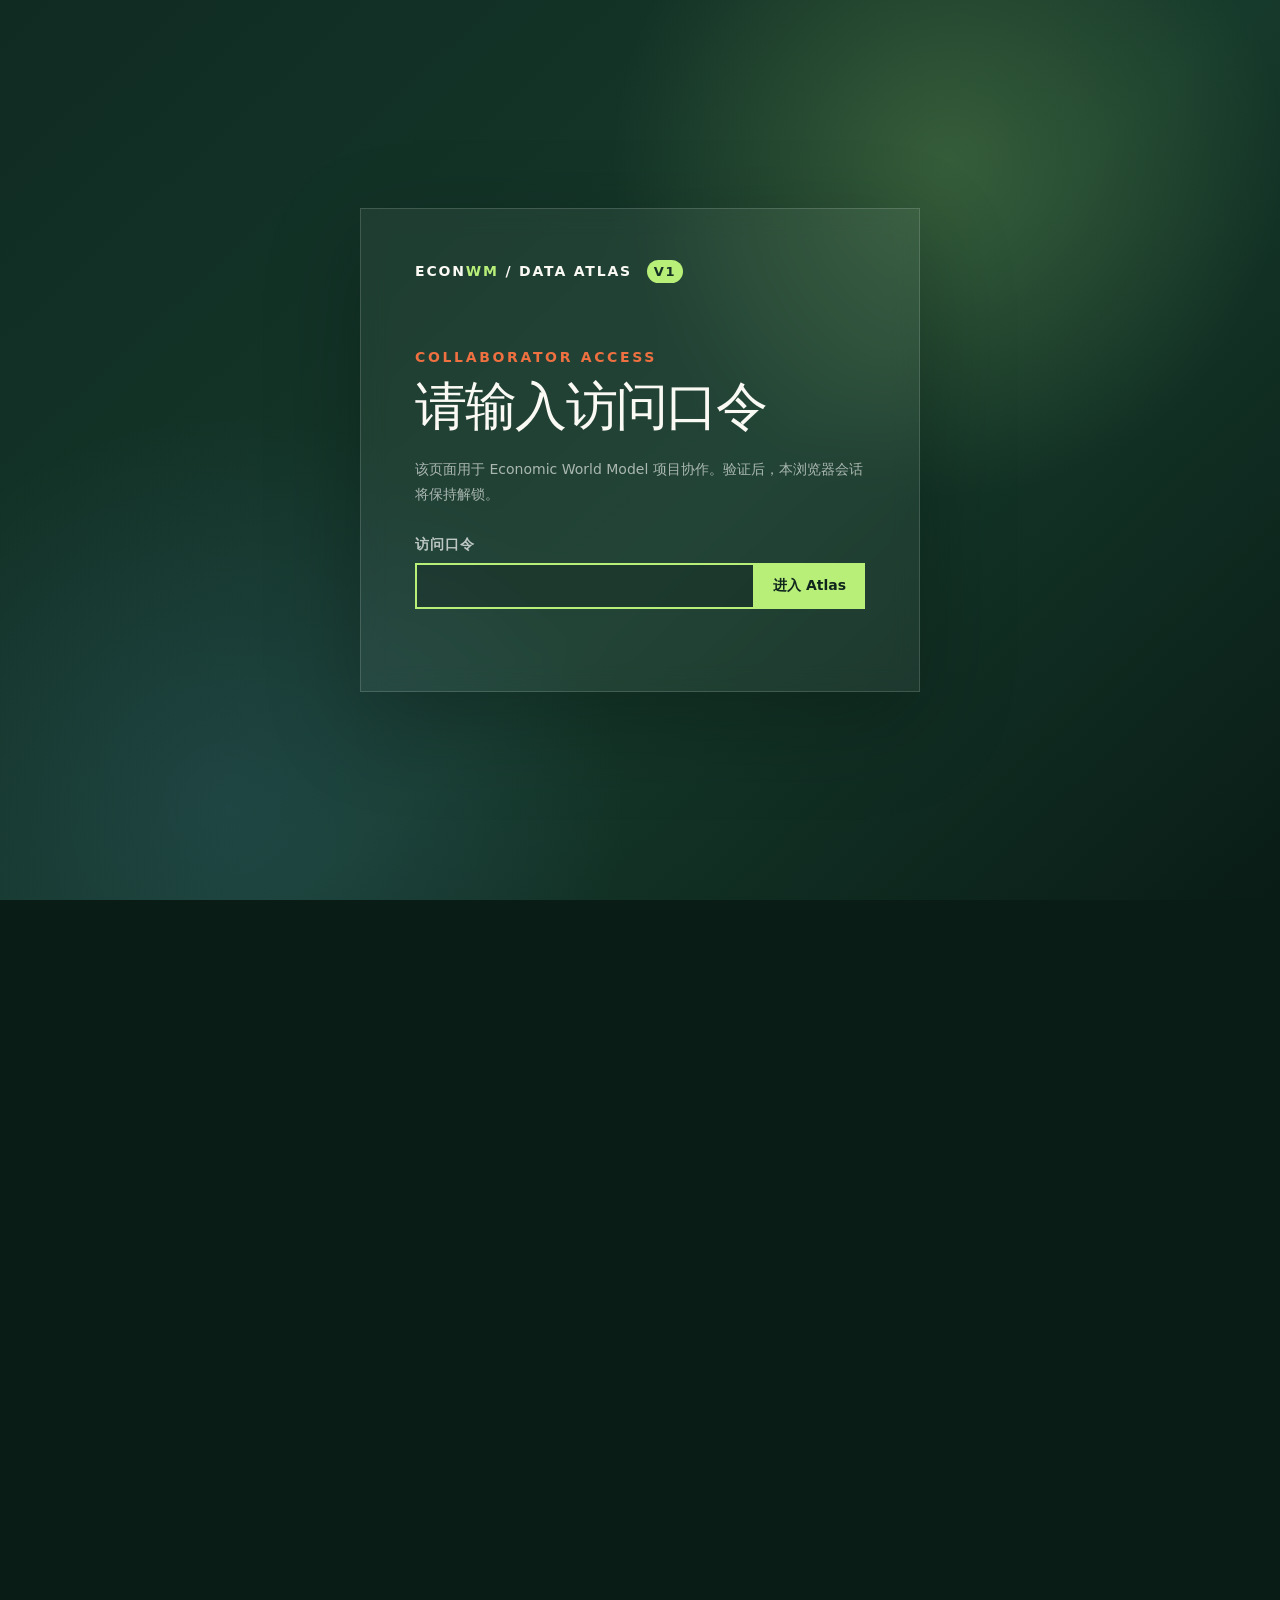
<file: index.html>
<!doctype html>
<html lang="zh-CN">
<head>
  <meta charset="utf-8">
  <meta name="viewport" content="width=device-width, initial-scale=1">
  <meta name="description" content="从 Polymarket 可信成交重建多尺度市场信念轨迹，并形成面向单事件预测、跨事件检索与关系验证的统一实验数据基础。">
  <title>Polymarket Data Atlas v1</title>
  <script>document.documentElement.classList.add("atlas-locked");</script>
  <link rel="stylesheet" href="assets/styles.css?v=prompt-contrast-20260909">
</head>
<body>
  <section class="access-gate" id="access-gate" role="dialog" aria-modal="true" aria-labelledby="access-title">
    <div class="access-card">
      <p class="access-brand">ECON<span>WM</span> / DATA ATLAS <b>V1</b></p>
      <p class="access-kicker">COLLABORATOR ACCESS</p>
      <h1 id="access-title">请输入访问口令</h1>
      <p class="access-copy">该页面用于 Economic World Model 项目协作。验证后，本浏览器会话将保持解锁。</p>
      <form id="access-form">
        <label for="access-password">访问口令</label>
        <div class="access-input-row">
          <input id="access-password" name="password" type="password" autocomplete="current-password" required autofocus>
          <button type="submit">进入 Atlas</button>
        </div>
        <p class="access-error" id="access-error" role="status" aria-live="polite"></p>
      </form>
    </div>
  </section>

  <div id="atlas-content" inert aria-hidden="true">
  <header class="hero" id="top">
    <nav class="nav shell" aria-label="页面导航">
      <a class="brand" href="#top">ECON<span>WM</span> / DATA ATLAS <b>V1</b></a>
      <div class="nav-links">
        <a href="#scale">Q1 规模</a>
        <a href="#schema">Q2 结构</a>
        <a href="#activity-features">成交活动</a>
        <a href="#distribution">Q3 分布</a>
        <a href="#cases">Q4 案例</a>
        <a href="#research-baselines">研究 Baseline</a>
        <a href="graph/">图结构</a>
        <a href="#samples">Q5 样本</a>
      </div>
    </nav>

    <div class="hero-grid shell">
      <div class="hero-main">
        <p class="eyebrow">ECONOMIC WORLD MODEL · POLYMARKET DATA ATLAS</p>
        <h1>从市场信念，<br><em>到世界模型数据。</em></h1>
        <p class="hero-copy">我们从 763,126,566（约 7.63 亿）笔可信成交中重建 379,711（约 37.97 万）个事件、897,580（约 89.76 万）个市场命题的多尺度概率轨迹，并将其物化为统一的“历史信息—预测目标”样本，为单事件预测、跨事件检索与预测性关系验证建立数据和评估基础。</p>
        <div class="hero-actions">
          <a class="button primary" href="#questions">探索数据与实验接口</a>
          <a class="button secondary" href="data/atlas.json">机器可读数据</a>
          <a class="text-link" href="#boundary">查看当前研究边界 ↓</a>
        </div>
        <div class="hero-facts" aria-label="核心事实">
          <span><b id="hero-events">—</b> events</span>
          <span><b id="hero-markets">—</b> traded markets</span>
          <span><b id="hero-span">—</b> years</span>
        </div>
      </div>

      <aside class="status-panel">
        <div class="panel-head">
          <span>RESEARCH READINESS</span>
          <b id="source-status">LOADING</b>
        </div>
        <div id="status-list" class="status-list"></div>
        <p id="generated-at" class="generated"></p>
      </aside>
    </div>
  </header>

  <main>
    <section class="question-index shell" id="questions" aria-label="本页回答的五个问题">
      <div class="question-index-head">
        <p class="eyebrow">READING GUIDE</p>
        <h2>这份 Data Atlas 回答什么？</h2>
        <p>每个问题先给可直接引用的结论，再展开数据证据、字段和案例。</p>
      </div>
      <div class="question-links">
        <a href="#scale"><span>Q1</span><b>规模与跨度</b><small>事件、时间点和覆盖范围</small></a>
        <a href="#schema"><span>Q2</span><b>字段与轨迹</b><small>event、market 与 bar 的关系</small></a>
        <a href="#distribution"><span>Q3</span><b>分布与频率</b><small>长度、采样和数据量长尾</small></a>
        <a href="#cases"><span>Q4</span><b>代表案例</b><small>具体轨迹与治理边界</small></a>
        <a href="#samples"><span>Q5</span><b>训练样本</b><small>raw records → history / target</small></a>
      </div>
    </section>

    <section class="section shell" id="scale">
      <div class="section-heading">
        <div><p class="eyebrow">Q1 / SCALE & TIME</p><h2>数据包含多少事件、多少时间点以及多大的时间跨度？</h2></div>
        <p>“时间点”同时报告全局 UTC bucket 和 market-time 观测行：同一时刻可以有大量 markets 同时活跃。</p>
      </div>
      <div class="direct-answer">
        <span>DIRECT ANSWER</span>
        <p id="scale-direct-answer">正在读取已验收数据……</p>
      </div>
      <div id="headline-metrics" class="metric-grid"></div>
      <div class="table-wrap frequency-wrap">
        <table id="frequency-table"></table>
      </div>
      <p class="table-note">数字口径：万级以上的规模同时显示精确值与“约 X 万／X 亿”；日期、比例、概率、容量和 ID 不换算。Observed 层只保存至少发生一笔可信成交的 bucket，不创建全市场稠密空桶。</p>
    </section>

    <section class="section shell activity-feature-release" id="activity-features">
      <div class="section-heading">
        <div><p class="eyebrow">ACTIVITY FEATURES V1 · 2026-09-07</p><h2>价格之外，加入交易规模与信息新鲜度</h2></div>
        <p>1 小时用于主研究，日频对接 EventConnector，15 分钟检查短期领先关系。数据已完成全量验收。</p>
      </div>
      <div class="direct-answer">
        <span>NEW RELEASE</span>
        <p>新增过去 <b>7 / 30 日成交规模</b>、相对历史的<b>异常成交量</b>、market / event / 平台<b>成交份额</b>与<b>真实价格年龄</b>。129 个频率×月份分区，259 个 Parquet，约 9.13 GB。</p>
      </div>
      <div class="table-wrap">
        <table aria-label="活动特征全量规模">
          <thead><tr><th>频率</th><th>Market 行数</th><th>Event 行数</th><th>研究用途</th></tr></thead>
          <tbody>
            <tr><td><b>1h</b></td><td>30,411,190（约 3,041.12 万）</td><td>11,856,822（约 1,185.68 万）</td><td>主研究与自身活动消融</td></tr>
            <tr><td><b>1d</b></td><td>3,734,154（约 373.42 万）</td><td>1,310,285（约 131.03 万）</td><td>EventConnector 历史输入</td></tr>
            <tr><td><b>15m</b></td><td>41,108,885（约 4,110.89 万）</td><td>18,688,800（约 1,868.88 万）</td><td>短期领先关系检查</td></tr>
          </tbody>
        </table>
      </div>
      <div class="field-meaning-grid">
        <article><span>PAST ACTIVITY</span><h3>交易活跃度与异常活动</h3><p>以固定日历窗口累计现金成交额；异常量与此前 7 日或此前四周相同 UTC 时间槽比较。长历史不足时保留缺失值，基线不包含当前桶。</p></article>
        <article><span>ACTUAL PRICE AGE</span><h3>价格距末笔成交多久？</h3><p>在桶结束时，用真实末笔成交时间计算年龄。小时价格最多延续一个无成交桶，日频和 15 分钟保留成交桶。排除首尾不完整桶。</p></article>
        <article><span>EVENTCONNECTOR</span><h3>保留身份，连接历史活动</h3><p>365,015 条原样本均配有十步历史活动。按真实可用时刻检查后，1,697 条跨越原切分边界，已标记；严格时间筛选后保留 363,318 条。</p></article>
      </div>
      <p class="table-note">完整时段：1h / 15m 为 [2022-11-21 20:00, 2026-05-04 16:00) UTC；日频为 [2022-11-22 00:00, 2026-05-04 00:00) UTC。原始 bars 规模保留原口径，活动特征因排除不完整桶而略少。</p>
      <div class="orientation-note"><span>RESEARCH SCOPE</span><p>成交量衡量交易活跃度，不能直接等同于资金存量、流动性或情绪。数据及 9 项特征测试已验收；活动信息是否改善预测、来源市场是否有增量信息，仍需后续实验检验。</p></div>
      <div class="hero-actions">
        <a class="button primary" href="https://huggingface.co/datasets/Levi2ok/polymarket-eventconnector-compatible-v1/tree/main/activity_features_v1">在 Hugging Face 下载</a>
        <a class="button secondary" href="https://huggingface.co/datasets/Levi2ok/polymarket-eventconnector-compatible-v1/blob/main/activity_features_v1/README.md">字段与使用说明</a>
        <a class="text-link" href="data/activity_features_v1_acceptance.json">查看验收结果 →</a>
      </div>
    </section>


    <section class="section shell activity-feature-release" id="forecast-ready">
      <div class="section-heading"><div><p class="eyebrow">FORECAST DATA · 2026-09-09</p><h2>从量价数据到模型输入：过去 10 天，预测未来 7 天</h2></div>
      <p>训练、验证、测试数据与完整 prompt 已准备；Luna、Terra、Sol 与两组 Ridge 已完成 validation 比较，最终 test 尚未运行。</p></div>
      <div class="table-wrap"><table aria-label="预测数据划分"><thead><tr><th>划分</th><th>完整样本</th><th>固定试跑样本</th></tr></thead><tbody>
      <tr><td>Train</td><td>212,393</td><td>200</td></tr><tr><td>Validation</td><td>13,831</td><td>200</td></tr><tr><td>Test</td><td>137,094</td><td>1,000</td></tr></tbody></table></div>
      <div class="field-meaning-grid">
      <article><span>INPUT</span><h3>10 天 × 11 个量价特征</h3><p>盘口问题与结果方向，加上价格、日成交额与笔数、7/30 日成交规模、相对与异常量、三类成交份额和真实价格年龄。缺失值在 prompt 中写作 MISSING。</p></article>
      <article><span>OUTPUT</span><h3>七个未来价格</h3><p>同一盘口未来七个完整 UTC 日的价格，范围 0–1。标签单独保存，只用于训练 loss 或预测后的评分。MSE 为主要指标，MAE 补充评价。</p></article>
      <article><span>PROMPT STORAGE</span><h3>每条完整 prompt 已落盘</h3><p>每个划分分别保存结构化输入、未来标签和完整 full prompt。prompt 提供编码版与要求 JSON 回答的 training-free 版；同一个模板生成，逐条核对一致。大文件目前位于本地工作区。</p></article>
      </div>
      <div class="orientation-note"><span>PROGRESS</span><p>T-M 指标与 loss、T1 全量导出已完成。T2 已完成固定清单和四类数值分层，主题覆盖待补。T3 已完成 Luna / Terra / Sol full 200 条 validation 与两组 Ridge 数值训练；冻结 LLM 预测头与 Luna 输入消融尚未运行。T0 自然语言定位及 T4–T7 检索、Agent、增量验证仍待推进。</p></div>
      <p class="table-note">剔除 1,697 条跨时间边界窗口后，共 363,318 条；三个划分的 parent event ID 无交集，但并不保证语义事件族独立。固定样本未按未来涨跌筛选。历史回测仍可能受模型预训练记忆影响。全量文件尚未上传 Hugging Face，现有活动特征下载入口保留原含义。</p>
      <div class="hero-actions"><a class="button primary" href="data/forecast_example_prompt.txt">查看完整英文 prompt</a><a class="button secondary" href="data/polymarket_training_handoff.md">最新实验交接</a><a class="text-link" href="data/forecast_prompt_export_report.json">全量 prompt 导出检查 →</a></div>
    </section>

<section class="section shell activity-feature-release" id="training-free-results">
<div class="section-heading"><div><p class="eyebrow">SIX-METHOD VALIDATION · 2026-09-09</p><h2>Luna、Terra、Sol：是否超过保持原价？</h2></div><p>同一 200 条 validation、1,400 个未来价格点；三种 LLM 使用相同英文 full prompt。test 未运行。</p></div>
<div class="table-wrap"><table aria-label="六组预测方法比较"><thead><tr><th>方法</th><th>RMSE（价格百分点）</th><th>MAE（价格百分点）</th><th>MSE skill</th><th>覆盖率</th></tr></thead><tbody><tr><td>Persistence</td><td>8.557</td><td>4.549</td><td>+0.00%</td><td>100%</td></tr><tr><td>Luna full</td><td>8.823</td><td>4.782</td><td>-6.30%</td><td>100%</td></tr><tr><td>Terra full</td><td>8.707</td><td>4.686</td><td>-3.53%</td><td>100%</td></tr><tr><td>Sol full</td><td>8.752</td><td>4.601</td><td>-4.60%</td><td>100%</td></tr><tr><td>Ridge 价格</td><td>8.662</td><td>4.585</td><td>-2.46%</td><td>100%</td></tr><tr><td>Ridge 完整量价</td><td>8.633</td><td>4.562</td><td>-1.78%</td><td>100%</td></tr></tbody></table></div>
<div class="orientation-note"><span>READ THE RANKING</span><p>三种 LLM 中，Terra 的 RMSE 最低，Sol 的 MAE 最低；六组整体比较，persistence 的两项指标均最低。当前未观察到超过保持原价的整体增益，点估计排序不代表差异已达到统计显著，也不能证明训练必然无效。</p></div>
<p class="table-note">模型设置：英文 full、low reasoning、fast service tier。Terra / Sol 平均耗时分别为 8.767 / 11.310 秒每条；Luna 原运行约 11.316 秒。运行时间与服务负载不同，不将耗时视为固定速度排名。所有组均完成 200/200；Terra 与 Sol 日志无工具调用、无终态失败。</p>
<img src="data/forecast_rmse_by_horizon.png?v=six-models-20260909" alt="六种方法未来第一至第七天的 RMSE" style="display:block;max-width:100%;height:auto;margin:24px auto">
<div class="field-meaning-grid"><article><span>COMPLETED</span><h3>三种 LLM 与两组 Ridge</h3><p>Luna、Terra、Sol 的 full 预测已完成；价格与完整量价 Ridge 已训练。已有价格位置、历史波动、成交额与价格年龄四类分层及事件成组配对区间。</p></article><article><span>BOUNDARIES</span><h3>结果属于 validation 回测</h3><p>历史文本可能激活模型预训练记忆；不同事件仍可能相关。分层结果不作多重比较校正，不能用少数正 skill 分组宣布稳定有效。中文 prompt 尚未测试。</p></article><article><span>NEXT</span><h3>固定模型，再检查输入与训练</h3><p>后续工作：同模型输入消融、冻结 LLM 数值头、主题覆盖和额外证据。不要重复已完成的 full 调用；test 留到设置确定之后。</p></article></div>
<details><summary>查看中文完整 prompt（阅读翻译，尚未测试中文效果）</summary><pre style="white-space:pre-wrap;overflow-wrap:anywhere;font-size:13px;line-height:1.7">说明：以下为阅读用中文翻译；已报告 Luna 成绩使用英文 prompt，尚未测试中文版本。

【任务】
根据提供的历史信息，预测同一盘口结果未来 7 个完整 UTC 日的收盘成交价格。
只能使用给出的历史；不得浏览、调用工具、读取文件或检索其他数据。
价格范围为 0–1。预测的是市场价格，不是最终事件结果。
MISSING 表示不可用，不代表零。

【盘口】
问题（保留原文）：Will India win the 2025 Asia Cup?
价格对应的结果：Yes
频率：一个完整 UTC 日。
Day 0 是最近一个已经结束的完整日；预测范围为 Day +1 到 Day +7。

【历史数据】
从 Day -9 到 Day 0 按时间排列。
成交额字段为自然对数 ln(1 + 成交额/1美元)。
成交笔数、相对成交量为 ln(1 + 原值)。
异常成交量保留原有带符号的历史活动分数。
成交份额为 0–1 比例；价格年龄为 ln(1 + 年龄小时数)。
每行的滚动特征只使用截至该日结束已经可用的信息。
字段：day,价格,log日成交额,log成交笔数,log7日成交额,log30日成交额,log相对成交量,异常log成交量,事件内成交份额,盘口平台份额,事件平台份额,log价格年龄小时
-9,0.73,3.49953328,1.79175947,5.18587629,6.14942937,0.637233897,0.286739608,0.661582852,1.85125572e-06,2.79822204e-06,2.49691756
-8,0.53,4.39605281,1.60943791,5.41552246,6.30733312,1.42454511,1.35152549,0.690299793,4.04439627e-06,5.85889828e-06,1.87094711
-7,0.73,4.36767413,2.56494936,5.68639892,6.440053,1.23388239,1.20300532,0.341671055,4.02812651e-06,1.17894872e-05,1.83502293
-6,0.89,5.56582224,2.89037176,6.28977123,6.78759692,1.97438066,2.08949302,0.554800213,1.36873636e-05,2.46707973e-05,2.06189262
-5,0.76,3.55134004,1.94591015,6.25492437,6.81610041,0.365013223,-0.314190226,1,1.66738415e-06,1.66738415e-06,2.29295554
-4,0.75,4.15810153,2.19722458,6.36023109,6.88281689,0.614160878,0.35328147,0.215574809,3.01706633e-06,1.39954494e-05,2.00709484
-3,0.92,7.10067052,3.13549422,7.47308045,7.6902723,2.75310611,2.96109664,0.813073264,4.33902118e-05,5.33656851e-05,2.07659026
-2,0.9,1.763017,1.60943791,7.45746502,7.69144676,0.0190385412,-2.89972508,0.135941458,2.92893779e-07,2.15455817e-06,2.48017324
-1,0.84,2.47317139,1.38629436,7.41666707,7.69210878,0.0429615836,-1.94149693,0.116025641,3.67916077e-07,3.17098939e-06,1.99386852
0,0.78,6.5479182,3.25809654,7.73298718,7.96785194,1.36962823,2.40794722,0.819261384,1.75708259e-05,2.1447155e-05,0.313187363

【预测要求】
按时间顺序输出未来七天的价格。这是同一结果的七个连续日，不是七种不同结果，数值不需要加总为 1。
只返回一个 JSON 对象：{&quot;predicted_price&quot;:[p1,p2,p3,p4,p5,p6,p7]}。
将占位符替换为 0–1 之间的数值。
</pre></details>
<details><summary>查看英文完整 prompt（当前 Luna 实际使用的模板与真实示例）</summary><pre style="white-space:pre-wrap;overflow-wrap:anywhere;font-size:13px;line-height:1.7">TASK
Predict the next 7 complete UTC days&#x27; closing traded prices for the same outcome.
Use only the supplied history. Do not browse, call tools, inspect files, or retrieve other data.
Prices are in [0,1]. Predict market prices, not the final event winner.
MISSING means unavailable, not zero.

TARGET
Question: Will India win the 2025 Asia Cup?
Priced outcome: Yes
Frequency: one complete UTC day.
Day 0 is the latest completed day; the forecast covers Day +1 through Day +7.

HISTORY
Rows run from Day -9 to Day 0 in chronological order.
Volume fields = natural log(1 + USD volume / 1 USD).
Trade count and relative volume = natural log(1 + value).
Abnormal log volume is a signed historical activity score, kept as supplied.
Shares are fractions in [0,1]. Price age = natural log(1 + age in hours).
Each rolling feature uses information available by that row&#x27;s day end.
Columns: day,price,log_volume_day,log_trade_count,log_volume_7d,log_volume_30d,log_relative_volume_7d,abnormal_log_volume_7d,within_event_share,market_platform_share,event_platform_share,log_price_age_hours
-9,0.73,3.49953328,1.79175947,5.18587629,6.14942937,0.637233897,0.286739608,0.661582852,1.85125572e-06,2.79822204e-06,2.49691756
-8,0.53,4.39605281,1.60943791,5.41552246,6.30733312,1.42454511,1.35152549,0.690299793,4.04439627e-06,5.85889828e-06,1.87094711
-7,0.73,4.36767413,2.56494936,5.68639892,6.440053,1.23388239,1.20300532,0.341671055,4.02812651e-06,1.17894872e-05,1.83502293
-6,0.89,5.56582224,2.89037176,6.28977123,6.78759692,1.97438066,2.08949302,0.554800213,1.36873636e-05,2.46707973e-05,2.06189262
-5,0.76,3.55134004,1.94591015,6.25492437,6.81610041,0.365013223,-0.314190226,1,1.66738415e-06,1.66738415e-06,2.29295554
-4,0.75,4.15810153,2.19722458,6.36023109,6.88281689,0.614160878,0.35328147,0.215574809,3.01706633e-06,1.39954494e-05,2.00709484
-3,0.92,7.10067052,3.13549422,7.47308045,7.6902723,2.75310611,2.96109664,0.813073264,4.33902118e-05,5.33656851e-05,2.07659026
-2,0.9,1.763017,1.60943791,7.45746502,7.69144676,0.0190385412,-2.89972508,0.135941458,2.92893779e-07,2.15455817e-06,2.48017324
-1,0.84,2.47317139,1.38629436,7.41666707,7.69210878,0.0429615836,-1.94149693,0.116025641,3.67916077e-07,3.17098939e-06,1.99386852
0,0.78,6.5479182,3.25809654,7.73298718,7.96785194,1.36962823,2.40794722,0.819261384,1.75708259e-05,2.1447155e-05,0.313187363

PREDICTION TARGET
Return seven prices in chronological order. These are consecutive days, not different outcomes;
the seven values do not need to sum to one.
Forecast:
Return one JSON object only: {&quot;predicted_price&quot;: [p1,p2,p3,p4,p5,p6,p7]}. Replace each placeholder with a number in [0,1].
</pre></details>
<div class="hero-actions"><a class="button primary" href="data/forecast_training_free_comparison.md">完整比较报告</a><a class="button secondary" href="data/forecast_strata.csv">下载分层结果 CSV</a><a class="text-link" href="data/forecast_by_horizon.csv">逐日结果 →</a><a class="text-link" href="data/forecast_results.json">机器可读结果 →</a></div>
<div class="hero-actions"><a class="text-link" href="data/forecast_results.json">完整比较 JSON →</a><a class="text-link" href="data/forecast_overall.csv">整体结果 CSV →</a></div>
</section>
    <section class="section section-dark" id="schema">
      <div class="shell">
        <div class="section-heading light">
          <div><p class="eyebrow">Q2 / UNIT & SCHEMA</p><h2>每个事件包含哪些字段，单条轨迹是什么形式？</h2></div>
          <p>event 是现实事件容器，market 是可交易命题，单条轨迹是一个 market 按 UTC 时间排序后的状态序列。</p>
        </div>

        <div class="direct-answer inverse">
          <span>DIRECT ANSWER</span>
          <p>事件目录有 <b id="direct-event-fields">—</b> 个字段，market 目录有 <b id="direct-market-fields">—</b> 个字段，每个 observed bar 有 <b id="direct-bar-fields">—</b> 个字段。建模单位是 <code>market_id × bucket_start_utc</code>，不是将父事件下的 markets 直接平均。</p>
        </div>

        <div class="unit-flow" aria-label="数据层级">
          <article><span>EVENT</span><b>现实事件容器</b><p>标题、market 数、首末成交、事件跨度</p></article>
          <i>1 → N</i>
          <article><span>MARKET</span><b>可交易命题</b><p>题目、answer 方向、生命周期、身份状态</p></article>
          <i>1 → T</i>
          <article><span>BAR</span><b>时间观测</b><p>UTC bucket、OHLC、活动和成交顺序</p></article>
        </div>

        <div class="schema-grid">
          <article class="schema-card"><div class="schema-title"><span>EVENT CATALOG</span><b id="event-field-count">—</b></div><div id="event-fields" class="field-cloud"></div></article>
          <article class="schema-card"><div class="schema-title"><span>MARKET CATALOG</span><b id="market-field-count">—</b></div><div id="market-fields" class="field-cloud"></div></article>
          <article class="schema-card wide"><div class="schema-title"><span>OBSERVED BAR</span><b id="bar-field-count">—</b></div><div id="bar-fields" class="field-cloud"></div></article>
        </div>

        <div class="field-meaning-grid">
          <article><span>EVENT FIELDS</span><h3>事件身份与容器规模</h3><p><code>event_id</code>、标题、market 数、首末成交、事件跨度、成交数与成交额，回答“这个现实事件容纳了什么”。</p></article>
          <article><span>MARKET FIELDS</span><h3>命题、方向与可训练性</h3><p><code>market_id</code>、问题文本、<code>answer1/answer2</code>、父事件、生命周期、身份状态和轨迹摘要，回答“价格究竟对应哪个命题”。</p></article>
          <article><span>BAR FIELDS</span><h3>一个时间点的市场状态</h3><p><code>bucket_start_utc</code>、OHLC、成交量、成交数、signed flow 与首末成交顺序，组成按时间排序的概率轨迹。</p></article>
        </div>

        <div class="trajectory-contract">
          <div><span>SINGLE TRAJECTORY</span><h3>一条轨迹 = 同一 market 的有序 bar 序列</h3><p>例如 <code>[(t₀, p_close, volume, count), …, (tₙ, …)]</code>。价格统一为 <code>p_answer1</code>；无成交日历位置通过规则状态、mask 与 staleness 表达，而不是把下一个成交点当作相邻时刻。</p></div>
          <pre>{
  "market_id": "253591",
  "bucket_start_utc": "2024-11-05T13:00:00Z",
  "p_answer1": 0.609,
  "trade_count": 4779,
  "usd_volume": 1542857.36
}</pre>
        </div>

        <div class="orientation-note"><span>IMPORTANT</span><p>价格始终表示 <code>answer1</code> 方向。体育市场中的 0.7 可能是 “Seahawks 概率 70%”，不能无条件改名为 Yes 概率。</p></div>
      </div>
    </section>

    <section class="section shell" id="distribution">
      <div class="section-heading">
        <div><p class="eyebrow">Q3 / DISTRIBUTION</p><h2>不同事件的轨迹长度、采样频率和数据量如何分布？</h2></div>
        <p>长尾决定了样本协议：不能为所有 markets 强行使用同一个长历史窗口，也不能只汇报最活跃子集。</p>
      </div>

      <div class="direct-answer">
        <span>DIRECT ANSWER</span>
        <p id="distribution-direct-answer">正在计算轨迹长度分位数……</p>
      </div>

      <div class="frequency-tabs" role="tablist" aria-label="选择频率">
        <button class="active" data-frequency="1h" type="button">1 小时 · 主频率</button>
        <button data-frequency="15m" type="button">15 分钟 · 短时诊断</button>
        <button data-frequency="1m" type="button">1 分钟 · 基础层</button>
      </div>

      <div class="distribution-grid">
        <article class="distribution-card main-chart">
          <div class="card-head"><div><span>POINTS PER MARKET</span><h3 id="distribution-title">—</h3></div><b id="distribution-mean">—</b></div>
          <div id="quantile-chart" class="quantile-chart"></div>
          <div id="frequency-detail" class="frequency-detail"></div>
        </article>
        <article class="distribution-card">
          <div class="card-head"><div><span>EVENT CONTAINER</span><h3>每个父事件包含多少 markets？</h3></div></div>
          <div id="event-market-chart" class="compact-chart"></div>
          <p class="insight">中位 event 只有 1 个 market，但尾部事件可以包含上百个命题。事件级建模必须先处理命题关系。</p>
        </article>
      </div>
    </section>

    <section class="section section-ink" id="cases">
      <div class="shell">
        <div class="section-heading light">
          <div><p class="eyebrow">Q4 / CASE GALLERY</p><h2>数据中有哪些具有代表性的具体案例？</h2></div>
          <p>七个案例覆盖政治长轨迹、电竞多 market、短 deadline、非 Yes/No 方向、日期异常、身份隔离与无成交 catalog。</p>
        </div>
        <div class="direct-answer inverse">
          <span>DIRECT ANSWER</span>
          <p>案例不是“好看的曲线”集合，而是七类会改变建模选择的数据结构：长轨迹、父事件内机械约束、相邻截止日期、命题方向、元数据异常、身份缺失和无成交记录。</p>
        </div>
        <div class="case-toolbar" role="group" aria-label="案例筛选">
          <button class="active" data-filter="all" type="button">全部案例</button>
          <button data-filter="trajectory" type="button">有正式轨迹</button>
          <button data-filter="governance" type="button">治理边界</button>
        </div>
        <div id="case-grid" class="case-grid"></div>
      </div>
    </section>

    <section class="section shell" id="llm-demo">
      <div class="section-heading">
        <div><p class="eyebrow">SEMANTICS ABLATION DEMO</p><h2>加入事件语义，闭源 LLM 能更好地预测隐藏末段吗？</h2></div>
        <p>这是对网页案例的三臂消融，不是正式 Track A：匿名轨迹、匿名轨迹＋结构化语义＋距截止时间、匿名轨迹＋完整原始语义。</p>
      </div>

      <div class="direct-answer">
        <span>RESULT</span>
        <p id="llm-direct-answer">正在读取闭源模型预测结果……</p>
      </div>

      <div class="llm-protocol-grid">
        <article><span>01 / SHARED CONTROL</span><h3>固定同一预测任务</h3><p>三组使用相同的 5 条历史、49 个隐藏点、模型和解码设置，并在独立隔离会话中运行；工具调用合计 <b id="llm-tool-calls">—</b>。</p></article>
        <article><span>02 / TRAJECTORY ONLY</span><h3>只看匿名轨迹</h3><p>只输入相对小时和概率；移除事件、outcome、market ID、绝对日期和截止时间。</p></article>
        <article><span>03 / SANITIZED</span><h3>加入匿名化语义</h3><p>增加领域、合约结构、匿名 outcome 方向和距 catalog deadline 小时数，不暴露实体与绝对日期。</p></article>
        <article><span>04 / FULL SEMANTICS</span><h3>加入完整原始语义</h3><p>增加原始问题、父事件标题、真实答案标签与绝对时间；<b>可能受预训练知识污染</b>。</p></article>
      </div>

      <div id="llm-metrics" class="llm-metrics"></div>
      <div class="table-wrap llm-table-wrap"><table id="llm-results-table"></table></div>

      <div class="forecast-legend" aria-label="预测图图例">
        <span class="history">可见历史</span><span class="actual">隐藏真实值</span><span class="trajectory">匿名轨迹</span><span class="sanitized">＋匿名语义</span><span class="full">＋完整语义</span><span class="persist">Persistence</span>
      </div>
      <div id="llm-case-grid" class="llm-case-grid"></div>

      <div class="demo-boundary">
        <b>如何解释：</b>
        <p>匿名语义臂用于检验事件类型、合约结构和截止时间是否提供增量；完整语义臂会暴露真实事件文本与日期，因此即使禁止搜索，也无法排除模型在预训练中见过事件或结果。三组结果接近，不支持语义在这 5 条展示轨迹上带来稳定改善；完整语义结果必须标注为“可能受预训练知识污染”。</p>
        <a href="data/case_llm_baseline.json">下载逐点结果 →</a>
      </div>
    </section>

    <section class="section section-dark baseline-section" id="research-baselines">
      <div class="shell">
        <div class="section-heading light">
          <div><p class="eyebrow">RESEARCH BASELINES / AGENTIC COMPONENTS</p><h2>EventConnector 与 SWM-Bench，各自解决什么？</h2></div>
          <p>EventConnector 研究“应检索哪些历史事件”，SWM-Bench 研究“给定候选事件后，信念状态怎样转移”。它们构成检索与条件转移 baseline，但还不是包含 trader、订单簿和制度互动的完整多智能体模拟器。</p>
        </div>

        <div class="direct-answer inverse baseline-answer">
          <span>DIRECT ANSWER</span>
          <p>两篇工作的共同价值，是把聚合预测市场轨迹从普通时序数据推进为可检索、可条件化的 <b>belief-state world model</b>。对本项目而言，EventConnector 对应 H2 / P2 的候选检索，SWM-Bench 对应 H3 的条件证据增量；只有另行完成 target-only 对照、公共状态控制、负对照和 rolling OOS 的 P3，才能讨论 H4 跨事件预测性关系。</p>
        </div>

        <div class="agentic-boundary" aria-label="两项研究的 agentic 定位">
          <article><span>01 / MEMORY</span><h3>检索相关经验</h3><p>EventConnector 让 query 根据轨迹、文本和图关系选择历史训练事件，相当于一个 relation-aware memory。</p></article>
          <i>→</i>
          <article><span>02 / CONDITION</span><h3>选择条件证据</h3><p>SWM 的 attributor 在新闻候选中分配权重，并保留“没有候选新闻足以解释变化”的 null 分支。</p></article>
          <i>→</i>
          <article><span>03 / TRANSITION</span><h3>预测条件转移</h3><p>SWM 的 decoder 将当前价格历史与单条事件映射到下一日概率变化，可用于 forecasting mixture 或假设事件条件预测。</p></article>
          <i>≠</i>
          <article class="missing"><span>NOT INCLUDED</span><h3>多主体制度仿真</h3><p>两篇工作都不生成个体 trader、信息网络、预算约束、订单簿清算或适应性制度均衡。</p></article>
        </div>

        <div class="baseline-paper-grid">
          <article class="baseline-paper-card eventconnector">
            <div class="baseline-card-head"><span>EVENTCONNECTOR · 2026</span><a href="https://arxiv.org/abs/2606.15448" rel="noreferrer">论文 ↗</a></div>
            <h3>哪些历史事件，是当前 query 更有用的训练经验？</h3>
            <p class="baseline-thesis">它不是直接预测“事件之间是否存在真实关系”，而是用局部共波动图和语义锚点，为每个 query 选择一个小而相关的训练池，再让同一基础时序模型预测未来轨迹。</p>
            <dl class="baseline-facts">
              <div><dt>任务</dt><dd>过去 10 个日点 → 未来 7 日概率路径；主设置 top-k = 10。</dd></div>
              <div><dt>方法链</dt><dd>训练事件 → 局部相关图 / DTW / pairwise Granger → 文本＋价格 hybrid anchor → 两跳检索 → query-specific predictor。</dd></div>
              <div><dt>Polymarket 证据</dt><dd>9,803 个训练窗口、3,692 个测试窗口、9 类预测器；EC-Fusion 相对每个单元最强可比检索平均降低 RMSE 6.87%。</dd></div>
              <div><dt>证据边界</dt><dd>下游误差验证的是 retrieved set utility，不是单条 graph edge 的真实性；相关、lag 与 Granger 也不是结构因果。</dd></div>
            </dl>
          </article>

          <article class="baseline-paper-card swm">
            <div class="baseline-card-head"><span>SWM-BENCH · 2026</span><div><a href="https://arxiv.org/abs/2606.11482" rel="noreferrer">论文 ↗</a><a href="https://github.com/ulab-uiuc/social-world-model" rel="noreferrer">代码 ↗</a></div></div>
            <h3>当前信念与候选新闻，怎样共同决定下一步信念？</h3>
            <p class="baseline-thesis">它把“哪条新闻相关”和“这条新闻对应多大概率变化”拆成 attributor 与 event-conditioned decoder；训练期用看过未来变化的 teacher 生成弱归因，部署期只能使用 prior。</p>
            <dl class="baseline-facts">
              <div><dt>任务</dt><dd>16 个日点＋目标前最多 30 条候选新闻 → 下一日概率与变化。</dd></div>
              <div><dt>方法链</dt><dd>hindsight teacher → prior attributor → 单事件 shift decoder → 带 persistence null 的加权预测。</dd></div>
              <div><dt>Polymarket 证据</dt><dd>6,705 个训练 transition、3,483 个测试 transition；SWM prior 全集 MASE 1.141，新闻归因子集 MASE 0.933、方向准确率 0.685。</dd></div>
              <div><dt>证据边界</dt><dd>它在条件子集的方向预测更强，却未在全测试集稳定超过 persistence；future-aware posterior 只能作训练监督或诊断，不能作为部署结果。</dd></div>
            </dl>
          </article>
        </div>

        <div class="baseline-comparison table-wrap">
          <table>
            <thead><tr><th>比较层</th><th>EventConnector</th><th>SWM-Bench</th><th>本项目中的位置</th></tr></thead>
            <tbody>
              <tr><td><b>核心问题</b></td><td>哪些历史事件应进入训练集合？</td><td>哪条候选新闻相关，它对应多大下一步变化？</td><td>先分开检验检索增量 H2 与条件证据增量 H3</td></tr>
              <tr><td><b>主要输出</b></td><td>query-specific retrieved set 与 7 日路径</td><td>事件权重、逐事件 shift 与下一日预测</td><td>统一放入 A-D / A-S 协议比较</td></tr>
              <tr><td><b>什么得到验证</b></td><td>小训练预算下，检索集合能否降低预测误差</td><td>截止日前候选新闻能否改善概率变化预测</td><td>在相同 sample ID、预测器和预算下做成对增量</td></tr>
              <tr><td><b>什么没有得到验证</b></td><td>单条事件边真实、稳定或具有因果传导</td><td>新闻是价格变化的真实原因或社会信念的无偏来源</td><td>跨事件关系必须另经 P3；首阶段结论仍是预测性增量</td></tr>
            </tbody>
          </table>
        </div>

        <div class="migration-heading">
          <span>BASELINE TRANSFER</span>
          <h3>参考它们，但不能原样搬运</h3>
          <p>迁移目标不是复刻论文宣传数字，而是在本项目冻结的时间、身份和样本边界下，判断对应能力是否仍有增量。</p>
        </div>

        <div class="migration-grid">
          <article>
            <div class="migration-title"><span>A-D / EVENTCONNECTOR</span><b>检索 baseline</b></div>
            <section><h4>保留</h4><p><code>10→7</code> 多步接口、固定 top-k、相同预测器与训练预算下的 random / BM25 / SBERT / DTW / graph retrieval 消融。</p></section>
            <section><h4>必须改动</h4><ul><li>按真实共同 UTC 日期对齐，不按窗口数组位置直接相关；</li><li>图、阈值和索引只使用 forecast origin 前的数据，并做 rolling rebuild；</li><li>显式保留 market / event / family、answer 方向、mask、staleness 与共同活跃覆盖；</li><li>相关、DTW、lag、Granger 只进入 P2 候选；逐边结论交给 P3 的公共因子控制、反向边、时间置换、随机 pair、FDR 与 rolling OOS。</li></ul></section>
            <p class="migration-status"><b>当前：</b>A-D 的 2,680,165（约 268.02 万）条正式样本已完成；E10–E12 检索预测实验尚未运行。43,971（约 4.40 万）条 P2 seed 已经完成首轮真实 UTC 轨迹筛选，得到 1,225 个待审核 event pairs，并生成 277 个逐日候选快照；详见<a href="graph/#event-subset">图结构页</a>。</p>
          </article>

          <article>
            <div class="migration-title"><span>A-S / SWM-BENCH</span><b>条件证据 baseline</b></div>
            <section><h4>保留</h4><p><code>16→1</code> 接口、<code>persistence + expected move</code> 分解、严格 evidence cutoff，以及 full test / 条件子集 / posterior diagnostic 分开报告。</p></section>
            <section><h4>必须改动</h4><ul><li>先完成 history-only，对所有复杂方法使用同一 persistence 与训练型 target-only 地板；</li><li>新闻实验必须建立独立的 <code>published_at ≤ as_of_time</code> 契约，不能把 source market 文本冒充外部新闻；</li><li>主结果使用自然分布和 cold-family test，高变化或 attributed subset 只能作为诊断；</li><li>future-aware teacher 只能生成训练弱标签，测试推理不得看到 target；新闻增量与跨市场 source innovation 分成 H3 / H4 两个问题。</li></ul></section>
            <p class="migration-status"><b>当前：</b>A-S 的 2,368,577（约 236.86 万）条正式样本及简单 history-only 地板已完成；E20/E21 尚未运行，P1B 也尚无满足截止契约的新闻语料。</p>
          </article>
        </div>

        <div class="baseline-gates" aria-label="baseline 迁移的四个阶段门">
          <article><span>G1</span><b>Target-only floor</b><p>先冻结 persistence、线性与标准时序模型。</p></article>
          <i>→</i>
          <article><span>G2</span><b>Public reproduction</b><p>在论文公开数据上复核接口、指标与方法量级。</p></article>
          <i>→</i>
          <article><span>G3</span><b>Local paired test</b><p>同一 P1B 样本、预测器与预算下比较是否有增量。</p></article>
          <i>→</i>
          <article><span>G4</span><b>P3 relation evidence</b><p>检索有效之后，才逐边做控制、负对照与时间外稳定性。</p></article>
        </div>

        <p class="baseline-source-note">来源：指定的 EventConnector / SWM-Bench 论文与研究笔记；页面数字按论文 Polymarket split 与当前本地实验进度整理。论文结果与本项目结果在文中明确分列。</p>
      </div>
    </section>

    <section class="section section-tint" id="samples">
      <div class="shell">
        <div class="section-heading">
          <div><p class="eyebrow">Q5 / TRAINING SHAPE</p><h2>如何将原始 JSON 整理成统一的“历史信息—预测目标”训练样本？</h2></div>
          <p>核心不是截取若干成交点，而是先统一身份、价格方向和日历状态，再以 <code>as_of_time</code> 切分历史输入与未来目标。</p>
        </div>

        <div class="direct-answer">
          <span>DIRECT ANSWER</span>
          <p>原始 JSON / parquet 记录经过六步转化：身份与方向统一 → 可信成交筛选 → 多尺度聚合 → 规则日历状态 → history/target 窗口 → 时间与事件族切分。最终得到 31,949,309（约 3,194.93 万）条固定日历样本，其中 26,330,043（约 2,633.00 万）条属于 cold-family 主视图。</p>
        </div>

        <div class="pipeline" aria-label="原始记录到训练样本的处理流程">
          <article><span>01</span><b>RAW RECORDS</b><h3>读取原始 JSON / parquet</h3><p>market、event、trade 身份，时间、outcome、price、size。</p></article>
          <i>→</i>
          <article><span>02</span><b>NORMALIZE</b><h3>统一身份与价格方向</h3><p>冻结 <code>market_id/event_id</code>，所有价格转为 <code>p_answer1</code>。</p></article>
          <i>→</i>
          <article><span>03</span><b>TRUSTED TRADES</b><h3>去重并隔离异常</h3><p>核对成交视图、方向、重复表示和事件身份。</p></article>
          <i>→</i>
          <article><span>04</span><b>MARKET STATES</b><h3>聚合多尺度状态</h3><p>生成 1m / 15m / 1h observed bars 与规则小时状态。</p></article>
          <i>→</i>
          <article><span>05</span><b>WINDOW</b><h3>按日历切 history / target</h3><p>保留 mask、has_trade、staleness；不压缩长缺口。</p></article>
          <i>→</i>
          <article><span>06</span><b>SPLIT</b><h3>冻结训练边界</h3><p>完整 target path 留在同一时间 split，并执行 family 隔离。</p></article>
        </div>

        <div class="protocol-table table-wrap">
          <table>
            <thead><tr><th>协议</th><th>历史输入</th><th>预测目标</th><th>样本量</th><th>研究用途</th></tr></thead>
            <tbody>
              <tr><td><b>A-H</b></td><td>过去 24 个日历小时</td><td>未来 1 / 6 / 24 小时</td><td>26,900,567（约 2,690.06 万）</td><td>Track A 与 P3 主协议</td></tr>
              <tr><td><b>A-D</b></td><td>过去 10 个 UTC 日</td><td>未来 7 日路径</td><td>2,680,165（约 268.02 万）</td><td>EventConnector 可比实验</td></tr>
              <tr><td><b>A-S</b></td><td>过去 16 个 UTC 日</td><td>下一日概率与变化</td><td>2,368,577（约 236.86 万）</td><td>SWM history-only 实验</td></tr>
            </tbody>
          </table>
        </div>

        <div id="pilot-metrics" class="pilot-metrics"></div>
        <div class="sample-grid">
          <article class="sample-card">
            <div class="sample-label pilot">EARLY PILOT · FOR COMPARISON</div>
            <h3>旧版：observed points → future points</h3>
            <pre id="pilot-preview"></pre>
          </article>
          <article class="sample-card">
            <div class="sample-label formal">FORMAL TRACK A CONTRACT</div>
            <h3>正式版：calendar history → fixed horizons</h3>
            <pre id="formal-preview"></pre>
          </article>
        </div>
        <div id="pilot-limitations" class="limitation-grid"></div>
      </div>
    </section>

    <section class="section shell" id="boundary">
      <div class="section-heading">
        <div><p class="eyebrow">06 / CURRENT BOUNDARY</p><h2>现在能回答什么？</h2></div>
        <p>网页展示的是数据基础与样本准备度，不是跨事件关系结果。</p>
      </div>
      <div class="boundary-grid">
        <article class="yes"><span>CAN SAY</span><h3>数据基础、正式样本与简单基线已经完成</h3><p>多尺度数据通过全量验收；Track A 已生成 31,949,309（约 3,194.93 万）条固定日历样本；P2 已从 43,971（约 4.40 万）条 seed 中筛出 1,225 个优先候选，并物化 277 个逐日快照。</p></article>
        <article class="no"><span>NOT YET</span><h3>还没有稳定跨事件关系标签</h3><p>P2 已有真实 UTC 轨迹证据与逐日快照，1,225 个优先候选仍待人工审核；P3 时间外增量验证尚未开始，更不能直接声称结构因果。</p></article>
      </div>
      <div class="next-step"><span>NEXT</span><p>下一阶段将完成训练型 target-only baseline、EventConnector / SWM 迁移、P2 候选审核与 P3 小规模闭环。</p><a href="#samples">回看样本接口 ↑</a></div>
    </section>
  </main>

  <footer><div class="shell"><span>Economic World Model × Polymarket</span><span>Data Atlas v1 · Public static release</span><a href="#top">返回顶部 ↑</a></div></footer>
  </div>
  <script src="assets/access.js"></script>
  <script src="data/atlas.js?v=graph-activity-20260907b"></script>
  <script src="data/case_llm_baseline.js"></script>
  <script src="assets/app.js?v=graph-activity-20260907b"></script>
</body>
</html>
</file>
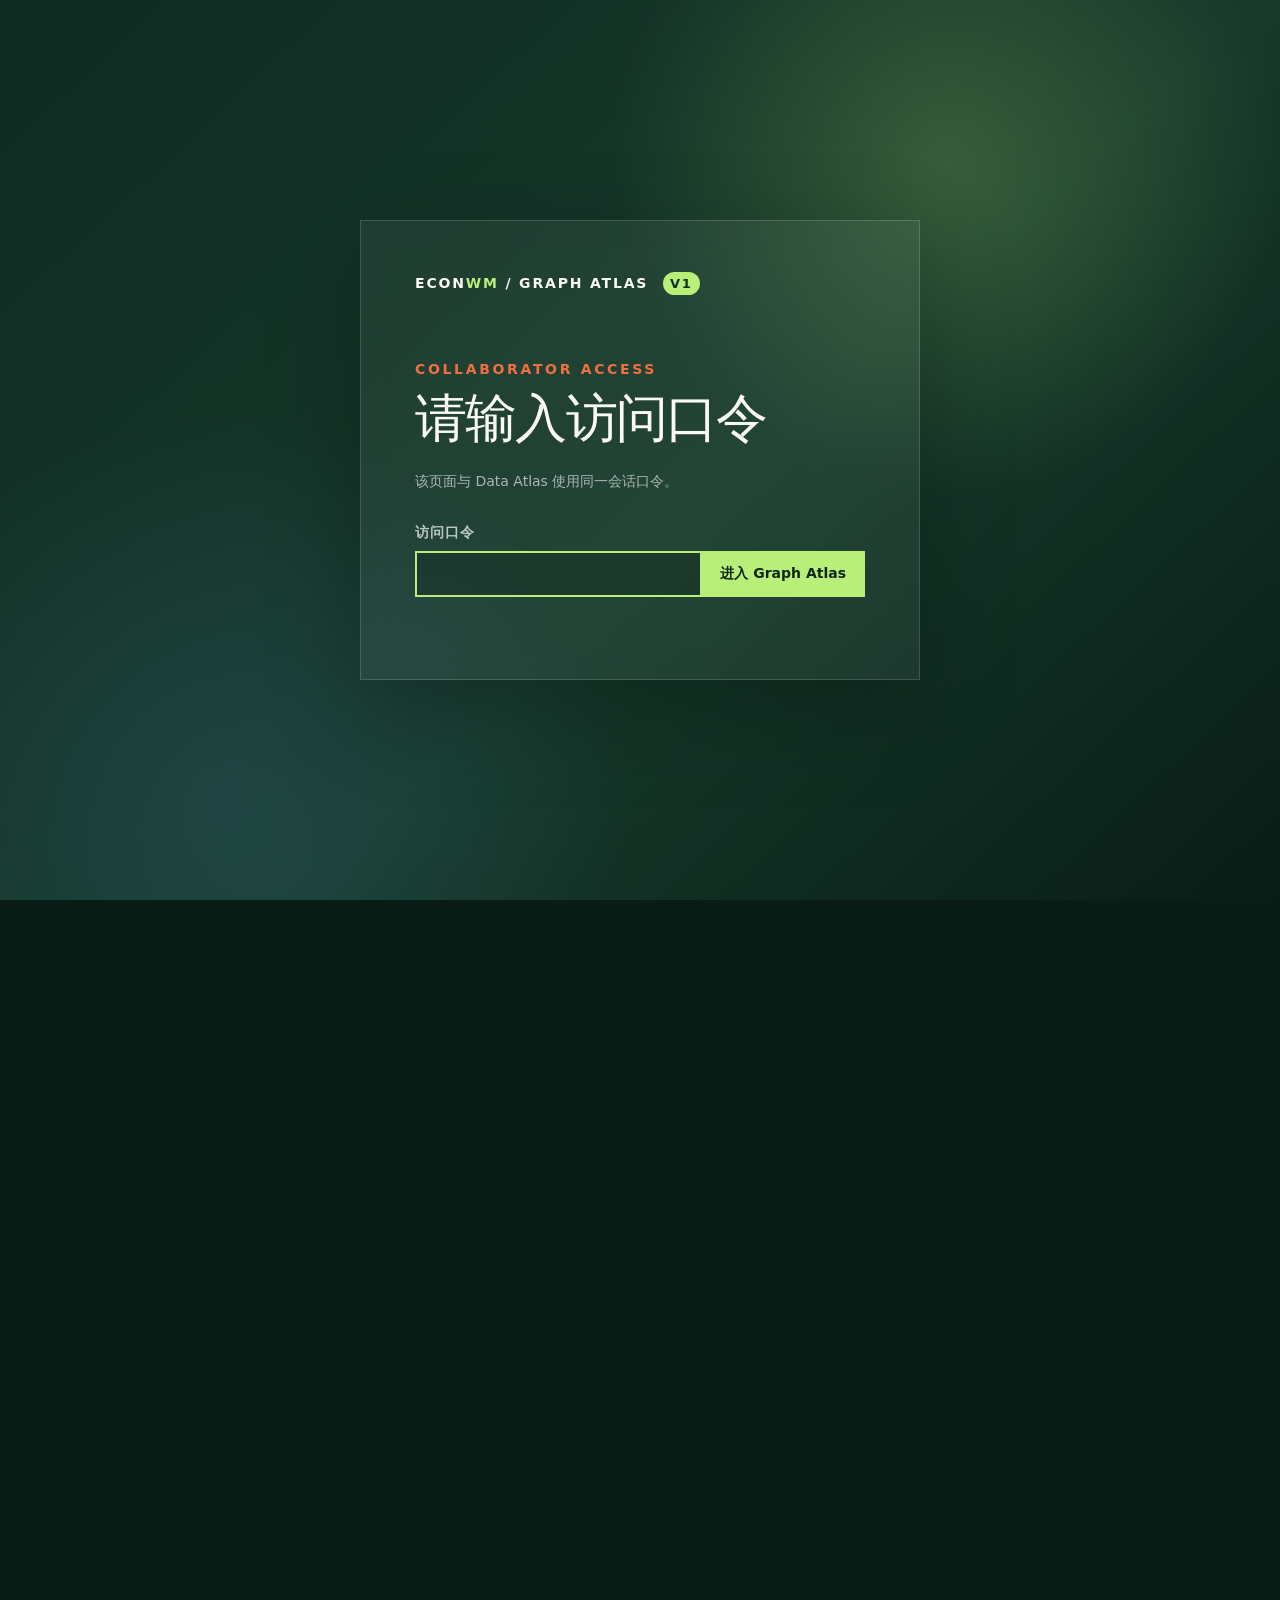
<file: graph/index.html>
<!doctype html>
<html lang="zh-CN">
<head>
  <meta charset="utf-8">
  <meta name="viewport" content="width=device-width, initial-scale=1">
  <meta name="description" content="Polymarket 量价数据、完整 prompt、Luna 与数值模型评测，以及下一步预测头训练交接；保留跨事件候选图与时间审计。">
  <title>Polymarket Graph Atlas · 数据、评测与训练</title>
  <script>document.documentElement.classList.add("atlas-locked");</script>
  <link rel="stylesheet" href="../assets/styles.css?v=prompt-contrast-20260909">
  <link rel="stylesheet" href="assets/graph.css?v=training-cover-20260909">
</head>
<body>
  <section class="access-gate" id="access-gate" role="dialog" aria-modal="true" aria-labelledby="access-title">
    <div class="access-card">
      <p class="access-brand">ECON<span>WM</span> / GRAPH ATLAS <b>V1</b></p>
      <p class="access-kicker">COLLABORATOR ACCESS</p>
      <h1 id="access-title">请输入访问口令</h1>
      <p class="access-copy">该页面与 Data Atlas 使用同一会话口令。</p>
      <form id="access-form">
        <label for="access-password">访问口令</label>
        <div class="access-input-row">
          <input id="access-password" name="password" type="password" autocomplete="current-password" required autofocus>
          <button type="submit">进入 Graph Atlas</button>
        </div>
        <p class="access-error" id="access-error" role="status" aria-live="polite"></p>
      </form>
    </div>
  </section>

  <div id="atlas-content" inert aria-hidden="true">
    <header class="graph-hero" id="top">
      <nav class="nav shell" aria-label="页面导航">
        <a class="brand" href="../">ECON<span>WM</span> / GRAPH ATLAS <b>V1</b></a>
        <div class="nav-links">
          <a href="#forecast-ready">训练交接</a><a href="#training-free-results">预测结果与 Prompt</a>
          <a href="#activity-inputs">量价特征</a><a href="#pipeline">数据结构</a>
          <a href="#event-subset">事件候选</a><a href="#snapshot">时态图</a>
        </div>
      </nav>

      <div class="graph-hero-grid shell">
        <div>
          <p class="eyebrow">POLYMARKET · DATA → PROMPT → FORECAST</p>
          <h1>从市场轨迹，<br><em>到可检验的预测。</em></h1>
          <p class="hero-copy">过去 <code>10 天 × 11 个量价特征</code>，预测未来七天价格。完整数据与 prompt 已准备，Luna、Terra、Sol 和两组 Ridge 已完成验证；后续比较输入消融与冻结 LLM 的数值预测头，检验能否超过“保持最后价格”的对照。</p>
          <div class="hero-actions">
            <a class="button primary" href="#forecast-ready">进入训练交接</a>
            <a class="button secondary" href="#training-free-results">查看结果与中文 Prompt</a>
            <a class="text-link" href="#pipeline">探索图结构与时间审计 ↓</a>
          </div>
        </div>
        <aside class="scope-card">
          <span>WHERE WE ARE · 2026-09-09</span>
          <h2>数据已就绪，<br>让训练接受同一组检验。</h2>
          <dl>
            <div><dt>严格划分样本</dt><dd>363,318 条</dd></div>
            <div><dt>完整历史 Prompt</dt><dd>逐条保存并核对</dd></div>
            <div><dt>LLM validation</dt><dd>三种模型各 200 条</dd></div>
            <div><dt>Ridge 数值对照</dt><dd>价格 / 完整量价</dd></div>
            <div><dt>下一步</dt><dd>输入消融 / 预测头</dd></div>
          </dl>
          <p class="cover-result-note">当前三种 LLM 与 Ridge 均未超过 persistence；最终 test 尚未评分。</p>
        </aside>
      </div>
    </header>

    <main>
      <section class="metric-strip shell" aria-label="核心规模">
        <article><span>COMPATIBLE RECORDS</span><b>365,015</b><small>约 36.50 万条 17 日轨迹</small></article>
        <article><span>REVIEW-PRIORITY PAIRS</span><b>1,225</b><small>高阈值、待审核 event pairs</small></article>
        <article><span>DAILY SNAPSHOTS</span><b>277</b><small>2025-08-01 至 2026-05-04</small></article>
        <article><span>ACTIVE OBSERVATIONS</span><b>3,463</b><small>约 0.35 万行，涉及 86 对 markets</small></article>
      </section>

    <section class="section shell activity-feature-release" id="activity-inputs">
      <div class="section-heading">
        <div><p class="eyebrow">ACTIVITY FEATURES V1 · 2026-09-07</p><h2>价格之外，加入交易规模与信息新鲜度</h2></div>
        <p>1 小时用于主研究，日频对接 EventConnector，15 分钟检查短期领先关系。数据已完成全量验收。</p>
      </div>
      <div class="direct-answer">
        <span>NEW RELEASE</span>
        <p>新增过去 <b>7 / 30 日成交规模</b>、相对历史的<b>异常成交量</b>、market / event / 平台<b>成交份额</b>与<b>真实价格年龄</b>。129 个频率×月份分区，259 个 Parquet，约 9.13 GB。</p>
      </div>
      <div class="table-wrap">
        <table aria-label="活动特征全量规模">
          <thead><tr><th>频率</th><th>Market 行数</th><th>Event 行数</th><th>研究用途</th></tr></thead>
          <tbody>
            <tr><td><b>1h</b></td><td>30,411,190（约 3,041.12 万）</td><td>11,856,822（约 1,185.68 万）</td><td>主研究与自身活动消融</td></tr>
            <tr><td><b>1d</b></td><td>3,734,154（约 373.42 万）</td><td>1,310,285（约 131.03 万）</td><td>EventConnector 历史输入</td></tr>
            <tr><td><b>15m</b></td><td>41,108,885（约 4,110.89 万）</td><td>18,688,800（约 1,868.88 万）</td><td>短期领先关系检查</td></tr>
          </tbody>
        </table>
      </div>
      <div class="field-meaning-grid">
        <article><span>PAST ACTIVITY</span><h3>交易活跃度与异常活动</h3><p>以固定日历窗口累计现金成交额；异常量与此前 7 日或此前四周相同 UTC 时间槽比较。长历史不足时保留缺失值，基线不包含当前桶。</p></article>
        <article><span>ACTUAL PRICE AGE</span><h3>价格距末笔成交多久？</h3><p>在桶结束时，用真实末笔成交时间计算年龄。小时价格最多延续一个无成交桶，日频和 15 分钟保留成交桶。排除首尾不完整桶。</p></article>
        <article><span>EVENTCONNECTOR</span><h3>保留身份，连接历史活动</h3><p>365,015 条原样本均配有十步历史活动。按真实可用时刻检查后，1,697 条跨越原切分边界，已标记；严格时间筛选后保留 363,318 条。</p></article>
      </div>
      <p class="table-note">完整时段：1h / 15m 为 [2022-11-21 20:00, 2026-05-04 16:00) UTC；日频为 [2022-11-22 00:00, 2026-05-04 00:00) UTC。原始 bars 规模保留原口径，活动特征因排除不完整桶而略少。</p>
      <div class="orientation-note"><span>RESEARCH SCOPE</span><p>成交量衡量交易活跃度，不能直接等同于资金存量、流动性或情绪。数据及 9 项特征测试已验收；活动信息是否改善预测、来源市场是否有增量信息，仍需后续实验检验。</p></div>
      <div class="orientation-note"><span>GRAPH CONNECTION</span><p>按 <code>sample_id</code> 连接十步历史活动，保留历史完整性与缺失标记，并显式扩展模型输入；伴随文件不导出未来目标活动。旧日标签对应的整日状态在次日零点才完整可用。图快照连接活动时须满足 <code>available_from ≤ snapshot_time</code>；已有相关候选仍需独立的预测增量验证。</p></div>
      <div class="hero-actions">
        <a class="button primary" href="https://huggingface.co/datasets/Levi2ok/polymarket-eventconnector-compatible-v1/tree/main/activity_features_v1">在 Hugging Face 下载</a>
        <a class="button secondary" href="https://huggingface.co/datasets/Levi2ok/polymarket-eventconnector-compatible-v1/blob/main/activity_features_v1/README.md">字段与使用说明</a>
        <a class="text-link" href="../data/activity_features_v1_acceptance.json">查看验收结果 →</a>
      </div>
    </section>


    <section class="section shell activity-feature-release" id="forecast-ready">
      <div class="section-heading"><div><p class="eyebrow">FORECAST DATA · 2026-09-09</p><h2>从量价数据到模型输入：过去 10 天，预测未来 7 天</h2></div>
      <p>训练、验证、测试数据与完整 prompt 已准备；Luna、Terra、Sol 与两组 Ridge 已完成 validation 比较，最终 test 尚未运行。</p></div>
      <div class="table-wrap"><table aria-label="预测数据划分"><thead><tr><th>划分</th><th>完整样本</th><th>固定试跑样本</th></tr></thead><tbody>
      <tr><td>Train</td><td>212,393</td><td>200</td></tr><tr><td>Validation</td><td>13,831</td><td>200</td></tr><tr><td>Test</td><td>137,094</td><td>1,000</td></tr></tbody></table></div>
      <div class="field-meaning-grid">
      <article><span>INPUT</span><h3>10 天 × 11 个量价特征</h3><p>盘口问题与结果方向，加上价格、日成交额与笔数、7/30 日成交规模、相对与异常量、三类成交份额和真实价格年龄。缺失值在 prompt 中写作 MISSING。</p></article>
      <article><span>OUTPUT</span><h3>七个未来价格</h3><p>同一盘口未来七个完整 UTC 日的价格，范围 0–1。标签单独保存，只用于训练 loss 或预测后的评分。主要展示 RMSE、补充 MAE；保留 MSE skill，训练 loss 仍用 masked MSE。</p></article>
      <article><span>PROMPT STORAGE</span><h3>每条完整 prompt 已落盘</h3><p>每个划分分别保存结构化输入、未来标签和完整 full prompt。prompt 提供编码版与要求 JSON 回答的 training-free 版；同一个模板生成，逐条核对一致。完整文件已落盘，并随加密训练交接包提供。</p></article>
      </div>
      <div class="orientation-note"><span>PROGRESS</span><p>T-M 指标与 loss、T1 全量导出已完成。T2 已完成固定清单和四类数值分层，主题覆盖待补。T3 已完成 Luna / Terra / Sol full 200 条 validation 与两组 Ridge 数值训练；冻结 LLM 预测头与 Luna 输入消融尚未运行。T0 自然语言定位及 T4–T7 检索、Agent、增量验证仍待推进。</p></div>
      <p class="table-note">剔除 1,697 条跨时间边界窗口后，共 363,318 条；三个划分的 parent event ID 无交集，但并不保证语义事件族独立。固定样本未按未来涨跌筛选。历史回测仍可能受模型预训练记忆影响。全量文件尚未上传 Hugging Face，现有活动特征下载入口保留原含义。</p>
      <div class="hero-actions"><a class="button primary" href="../data/forecast_example_prompt.txt">查看完整英文 prompt</a><a class="button secondary" href="../data/polymarket_training_handoff.md">最新实验交接</a><a class="text-link" href="../data/forecast_prompt_export_report.json">全量 prompt 导出检查 →</a></div>
    <div class="orientation-note"><span>NEXT EXPERIMENT</span><p>三种 LLM full 已完成。后续可做同模型输入消融或冻结 LLM 数值头；选型数据为排除 pilot 事件后的 5,420 条 validation，test 不参与调参。</p></div>
<details class="handoff-document" id="training-handoff-document"><summary>展开完整训练交接文档：数据、指标、命令与下一步</summary><h3>Polymarket 交接：三种 LLM 比较已完成，后续实验待开展</h3>
<p>Luna、Terra、Sol 的英文 full training-free 预测均已完成，使用同一 200 条 validation、1,400 个未来价格点。逐日评分、四类预测前分层及两组 Ridge 数值训练也已完成。不再把这些工作列为待执行任务；当前没有新的模型调用需要补跑，test 未运行。</p>
<p>详细结果：<a href="../data/forecast_model_comparison_zh.md">三种 LLM 与数值对照比较</a>。网页：<a href="https://economicworldmodel.github.io/graph/#forecast-ready">训练交接</a>、<a href="https://economicworldmodel.github.io/graph/#training-free-results">六组结果与中英文 prompt</a>。</p>
<h4>已有结果</h4>
<table>
<thead>
<tr>
<th>方法</th>
<th style="text-align: right;">RMSE（价格百分点）</th>
<th style="text-align: right;">MAE（价格百分点）</th>
<th style="text-align: right;">MSE skill</th>
<th style="text-align: right;">覆盖率</th>
</tr>
</thead>
<tbody>
<tr>
<td>Persistence</td>
<td style="text-align: right;">8.557</td>
<td style="text-align: right;">4.549</td>
<td style="text-align: right;">+0.00%</td>
<td style="text-align: right;">100%</td>
</tr>
<tr>
<td>Luna full</td>
<td style="text-align: right;">8.823</td>
<td style="text-align: right;">4.782</td>
<td style="text-align: right;">-6.30%</td>
<td style="text-align: right;">100%</td>
</tr>
<tr>
<td>Terra full</td>
<td style="text-align: right;">8.707</td>
<td style="text-align: right;">4.686</td>
<td style="text-align: right;">-3.53%</td>
<td style="text-align: right;">100%</td>
</tr>
<tr>
<td>Sol full</td>
<td style="text-align: right;">8.752</td>
<td style="text-align: right;">4.601</td>
<td style="text-align: right;">-4.60%</td>
<td style="text-align: right;">100%</td>
</tr>
<tr>
<td>Ridge 价格</td>
<td style="text-align: right;">8.662</td>
<td style="text-align: right;">4.585</td>
<td style="text-align: right;">-2.46%</td>
<td style="text-align: right;">100%</td>
</tr>
<tr>
<td>Ridge 完整量价</td>
<td style="text-align: right;">8.633</td>
<td style="text-align: right;">4.562</td>
<td style="text-align: right;">-1.78%</td>
<td style="text-align: right;">100%</td>
</tr>
</tbody>
</table>
<p>三种 LLM 中，Terra 的 MSE/RMSE 最低，Sol 的 MAE 最低；全部六组中，persistence 的 MSE/RMSE、MAE 均最低。这是当前 validation 上的点估计排序，不代表模型之间差异已达到统计显著。也不能由一次没有增益的实验推断训练必然无用。</p>
<p>Terra 平均耗时 8.767 秒/条，Sol 为 11.310 秒/条，Luna 原运行约 11.316 秒/条。不同运行时间、服务负载和服务版本可能影响比较，不能据此宣布固定的模型速度差异。Terra 有一次恢复成功的 TLS 重连；两种新增模型均无终态失败，日志中无工具调用。未提供实际账单，不报告推测费用。</p>
<h4>后续尚未完成的工作</h4>
<table>
<thead>
<tr>
<th>工作</th>
<th>要回答的问题</th>
<th>使用的数据与边界</th>
</tr>
</thead>
<tbody>
<tr>
<td>同模型输入消融</td>
<td>问题文本和活动特征分别有没有预测增益？</td>
<td>固定一个模型，比较 price-only、price-question 与已有 full；不要同时改变模型和输入；需要新增调用，尚未启动</td>
</tr>
<tr>
<td>冻结 LLM 的数值预测头</td>
<td>数值输出方式或可训练映射能否改善价格预测？</td>
<td>用 train 训练，独立 validation 子集选 checkpoint，同一 pilot 比较；尚未训练实际预训练 LLM 的预测头</td>
</tr>
<tr>
<td>主题覆盖与额外证据</td>
<td>哪些任务可能需要新闻或跨事件信息？</td>
<td>数值分层已完成；主题覆盖、历史可用证据与检索实验仍待做</td>
</tr>
<tr>
<td>最终 test</td>
<td>选定方法是否能在未用于调参的数据上保持表现？</td>
<td>设置确定后再运行，当前不打开 test 做模型选型</td>
</tr>
</tbody>
</table>
<p>优先固定对照和训练目标，再启动其中一项；不因为 Terra 或 Sol 的某个分数略低，就直接选作最终模型。当前不重复调用任何已完成的 full 组，不重新训练同一组 Ridge。</p>
<h4>固定输入与评分方式</h4>
<p>输入：<code>runs/polymarket_forecast_v1/pilot/validation/inputs.jsonl</code>。标签：同目录 <code>labels.scorer_only.jsonl</code>，只供训练监督或预测完成后的独立评分，不能放进 prompt。</p>
<p>模型读取盘口问题、outcome，以及过去 10 个完整 UTC 日的 11 个量价特征和缺失标记；输出未来 7 日同一 outcome 的价格，范围 0–1。特征为价格、日成交额与笔数、7/30 日成交额、相对与异常成交量、三类成交份额和价格年龄。数值变换与 MISSING 约定保持不变。</p>
<p>三种 LLM 使用同一英文 <code>prompt(record, 'full', True)</code>、low reasoning 和 fast service tier；调用记录标注 CLI 0.153.4。无法确认后端服务版本完全相同，不将跨时间比较解释成严格控制的架构实验。中文 prompt 仅是阅读翻译，没有测试中文效果。历史文本可能唤起模型预训练记忆，因此仍属历史回测。</p>
<p>主要展示 pooled RMSE，补充 MAE；二者乘 100 转成价格百分点，不是相对涨跌百分比。保留 MSE 和 <code>skill = 1 - MSE_model / MSE_persistence</code>。所有比较对齐样本、horizon 和 mask，另外报告逐日、market / parent event 宏平均与分层结果；不能用逐窗口 RMSE 的平均值替代 pooled RMSE。</p>
<h4>数据、代码与结果位置</h4>
<ul>
<li>完整数据：<code>runs/polymarket_forecast_v1/{train,validation,test}/</code>，分别为 212,393 / 13,831 / 137,094 条。每份均有 <code>inputs.parquet</code>、独立 <code>labels.parquet</code> 和完整 <code>prompts.parquet</code>。</li>
<li>预测头选型数据：<code>runs/polymarket_head_ready_v1/validation_tuning/</code>，5,420 条，排除固定 pilot 的全部 parent events。</li>
<li>三种 LLM 原始运行：<code>runs/polymarket_{luna,terra,sol}_validation_200/</code>，保留预测、指标、prompt 和耗时日志。</li>
<li>最新六组比较：<code>reports/polymarket_training_free_model_comparison_v1/</code>，包括 <code>report.json</code>、<code>overall.csv</code>、<code>by_horizon.csv</code>、<code>strata.csv</code>、<code>point_errors.parquet</code>、<code>comparison_zh.md</code>。</li>
<li>独立评分：<code>scripts/score_polymarket_forecast.py</code>；现有预测足以重算 RMSE/MAE，不需要调用模型。</li>
<li>后续预测头入口：<code>scripts/run_polymarket_head_next.sh</code>。需先指定 <code>FORECAST_MODEL</code>；结构为冻结 decoder LLM → 最后有效 token hidden state → Linear(d,128) → GELU → Linear(128,7) → Sigmoid，loss 为 masked MSE。脚本只比较 validation pilot，不评分 test。</li>
</ul>
<p>完整数据和训练代码已通过加密包交接；此前包是历史快照，不包含之后新增的 Terra/Sol 结果及本文修订。后续对话以当前工作区和最新比较报告为准。</p></details>
</section>

<section class="section shell activity-feature-release" id="training-free-results">
<div class="section-heading"><div><p class="eyebrow">SIX-METHOD VALIDATION · 2026-09-09</p><h2>Luna、Terra、Sol：是否超过保持原价？</h2></div><p>同一 200 条 validation、1,400 个未来价格点；三种 LLM 使用相同英文 full prompt。test 未运行。</p></div>
<div class="table-wrap"><table aria-label="六组预测方法比较"><thead><tr><th>方法</th><th>RMSE（价格百分点）</th><th>MAE（价格百分点）</th><th>MSE skill</th><th>覆盖率</th></tr></thead><tbody><tr><td>Persistence</td><td>8.557</td><td>4.549</td><td>+0.00%</td><td>100%</td></tr><tr><td>Luna full</td><td>8.823</td><td>4.782</td><td>-6.30%</td><td>100%</td></tr><tr><td>Terra full</td><td>8.707</td><td>4.686</td><td>-3.53%</td><td>100%</td></tr><tr><td>Sol full</td><td>8.752</td><td>4.601</td><td>-4.60%</td><td>100%</td></tr><tr><td>Ridge 价格</td><td>8.662</td><td>4.585</td><td>-2.46%</td><td>100%</td></tr><tr><td>Ridge 完整量价</td><td>8.633</td><td>4.562</td><td>-1.78%</td><td>100%</td></tr></tbody></table></div>
<div class="orientation-note"><span>READ THE RANKING</span><p>三种 LLM 中，Terra 的 RMSE 最低，Sol 的 MAE 最低；六组整体比较，persistence 的两项指标均最低。当前未观察到超过保持原价的整体增益，点估计排序不代表差异已达到统计显著，也不能证明训练必然无效。</p></div>
<p class="table-note">模型设置：英文 full、low reasoning、fast service tier。Terra / Sol 平均耗时分别为 8.767 / 11.310 秒每条；Luna 原运行约 11.316 秒。运行时间与服务负载不同，不将耗时视为固定速度排名。所有组均完成 200/200；Terra 与 Sol 日志无工具调用、无终态失败。</p>
<img src="../data/forecast_rmse_by_horizon.png?v=six-models-20260909" alt="六种方法未来第一至第七天的 RMSE" style="display:block;max-width:100%;height:auto;margin:24px auto">
<div class="field-meaning-grid"><article><span>COMPLETED</span><h3>三种 LLM 与两组 Ridge</h3><p>Luna、Terra、Sol 的 full 预测已完成；价格与完整量价 Ridge 已训练。已有价格位置、历史波动、成交额与价格年龄四类分层及事件成组配对区间。</p></article><article><span>BOUNDARIES</span><h3>结果属于 validation 回测</h3><p>历史文本可能激活模型预训练记忆；不同事件仍可能相关。分层结果不作多重比较校正，不能用少数正 skill 分组宣布稳定有效。中文 prompt 尚未测试。</p></article><article><span>NEXT</span><h3>固定模型，再检查输入与训练</h3><p>后续工作：同模型输入消融、冻结 LLM 数值头、主题覆盖和额外证据。不要重复已完成的 full 调用；test 留到设置确定之后。</p></article></div>
<details><summary>查看中文完整 prompt（阅读翻译，尚未测试中文效果）</summary><pre style="white-space:pre-wrap;overflow-wrap:anywhere;font-size:13px;line-height:1.7">说明：以下为阅读用中文翻译；已报告 Luna 成绩使用英文 prompt，尚未测试中文版本。

【任务】
根据提供的历史信息，预测同一盘口结果未来 7 个完整 UTC 日的收盘成交价格。
只能使用给出的历史；不得浏览、调用工具、读取文件或检索其他数据。
价格范围为 0–1。预测的是市场价格，不是最终事件结果。
MISSING 表示不可用，不代表零。

【盘口】
问题（保留原文）：Will India win the 2025 Asia Cup?
价格对应的结果：Yes
频率：一个完整 UTC 日。
Day 0 是最近一个已经结束的完整日；预测范围为 Day +1 到 Day +7。

【历史数据】
从 Day -9 到 Day 0 按时间排列。
成交额字段为自然对数 ln(1 + 成交额/1美元)。
成交笔数、相对成交量为 ln(1 + 原值)。
异常成交量保留原有带符号的历史活动分数。
成交份额为 0–1 比例；价格年龄为 ln(1 + 年龄小时数)。
每行的滚动特征只使用截至该日结束已经可用的信息。
字段：day,价格,log日成交额,log成交笔数,log7日成交额,log30日成交额,log相对成交量,异常log成交量,事件内成交份额,盘口平台份额,事件平台份额,log价格年龄小时
-9,0.73,3.49953328,1.79175947,5.18587629,6.14942937,0.637233897,0.286739608,0.661582852,1.85125572e-06,2.79822204e-06,2.49691756
-8,0.53,4.39605281,1.60943791,5.41552246,6.30733312,1.42454511,1.35152549,0.690299793,4.04439627e-06,5.85889828e-06,1.87094711
-7,0.73,4.36767413,2.56494936,5.68639892,6.440053,1.23388239,1.20300532,0.341671055,4.02812651e-06,1.17894872e-05,1.83502293
-6,0.89,5.56582224,2.89037176,6.28977123,6.78759692,1.97438066,2.08949302,0.554800213,1.36873636e-05,2.46707973e-05,2.06189262
-5,0.76,3.55134004,1.94591015,6.25492437,6.81610041,0.365013223,-0.314190226,1,1.66738415e-06,1.66738415e-06,2.29295554
-4,0.75,4.15810153,2.19722458,6.36023109,6.88281689,0.614160878,0.35328147,0.215574809,3.01706633e-06,1.39954494e-05,2.00709484
-3,0.92,7.10067052,3.13549422,7.47308045,7.6902723,2.75310611,2.96109664,0.813073264,4.33902118e-05,5.33656851e-05,2.07659026
-2,0.9,1.763017,1.60943791,7.45746502,7.69144676,0.0190385412,-2.89972508,0.135941458,2.92893779e-07,2.15455817e-06,2.48017324
-1,0.84,2.47317139,1.38629436,7.41666707,7.69210878,0.0429615836,-1.94149693,0.116025641,3.67916077e-07,3.17098939e-06,1.99386852
0,0.78,6.5479182,3.25809654,7.73298718,7.96785194,1.36962823,2.40794722,0.819261384,1.75708259e-05,2.1447155e-05,0.313187363

【预测要求】
按时间顺序输出未来七天的价格。这是同一结果的七个连续日，不是七种不同结果，数值不需要加总为 1。
只返回一个 JSON 对象：{&quot;predicted_price&quot;:[p1,p2,p3,p4,p5,p6,p7]}。
将占位符替换为 0–1 之间的数值。
</pre></details>
<details><summary>查看英文完整 prompt（当前 Luna 实际使用的模板与真实示例）</summary><pre style="white-space:pre-wrap;overflow-wrap:anywhere;font-size:13px;line-height:1.7">TASK
Predict the next 7 complete UTC days&#x27; closing traded prices for the same outcome.
Use only the supplied history. Do not browse, call tools, inspect files, or retrieve other data.
Prices are in [0,1]. Predict market prices, not the final event winner.
MISSING means unavailable, not zero.

TARGET
Question: Will India win the 2025 Asia Cup?
Priced outcome: Yes
Frequency: one complete UTC day.
Day 0 is the latest completed day; the forecast covers Day +1 through Day +7.

HISTORY
Rows run from Day -9 to Day 0 in chronological order.
Volume fields = natural log(1 + USD volume / 1 USD).
Trade count and relative volume = natural log(1 + value).
Abnormal log volume is a signed historical activity score, kept as supplied.
Shares are fractions in [0,1]. Price age = natural log(1 + age in hours).
Each rolling feature uses information available by that row&#x27;s day end.
Columns: day,price,log_volume_day,log_trade_count,log_volume_7d,log_volume_30d,log_relative_volume_7d,abnormal_log_volume_7d,within_event_share,market_platform_share,event_platform_share,log_price_age_hours
-9,0.73,3.49953328,1.79175947,5.18587629,6.14942937,0.637233897,0.286739608,0.661582852,1.85125572e-06,2.79822204e-06,2.49691756
-8,0.53,4.39605281,1.60943791,5.41552246,6.30733312,1.42454511,1.35152549,0.690299793,4.04439627e-06,5.85889828e-06,1.87094711
-7,0.73,4.36767413,2.56494936,5.68639892,6.440053,1.23388239,1.20300532,0.341671055,4.02812651e-06,1.17894872e-05,1.83502293
-6,0.89,5.56582224,2.89037176,6.28977123,6.78759692,1.97438066,2.08949302,0.554800213,1.36873636e-05,2.46707973e-05,2.06189262
-5,0.76,3.55134004,1.94591015,6.25492437,6.81610041,0.365013223,-0.314190226,1,1.66738415e-06,1.66738415e-06,2.29295554
-4,0.75,4.15810153,2.19722458,6.36023109,6.88281689,0.614160878,0.35328147,0.215574809,3.01706633e-06,1.39954494e-05,2.00709484
-3,0.92,7.10067052,3.13549422,7.47308045,7.6902723,2.75310611,2.96109664,0.813073264,4.33902118e-05,5.33656851e-05,2.07659026
-2,0.9,1.763017,1.60943791,7.45746502,7.69144676,0.0190385412,-2.89972508,0.135941458,2.92893779e-07,2.15455817e-06,2.48017324
-1,0.84,2.47317139,1.38629436,7.41666707,7.69210878,0.0429615836,-1.94149693,0.116025641,3.67916077e-07,3.17098939e-06,1.99386852
0,0.78,6.5479182,3.25809654,7.73298718,7.96785194,1.36962823,2.40794722,0.819261384,1.75708259e-05,2.1447155e-05,0.313187363

PREDICTION TARGET
Return seven prices in chronological order. These are consecutive days, not different outcomes;
the seven values do not need to sum to one.
Forecast:
Return one JSON object only: {&quot;predicted_price&quot;: [p1,p2,p3,p4,p5,p6,p7]}. Replace each placeholder with a number in [0,1].
</pre></details>
<div class="hero-actions"><a class="button primary" href="../data/forecast_training_free_comparison.md">完整比较报告</a><a class="button secondary" href="../data/forecast_strata.csv">下载分层结果 CSV</a><a class="text-link" href="../data/forecast_by_horizon.csv">逐日结果 →</a><a class="text-link" href="../data/forecast_results.json">机器可读结果 →</a></div>
<div class="hero-actions"><a class="text-link" href="../data/forecast_results.json">完整比较 JSON →</a><a class="text-link" href="../data/forecast_overall.csv">整体结果 CSV →</a></div>
</section>
      <section class="section shell" id="pipeline">
        <div class="section-heading">
          <div><p class="eyebrow">01 / DATA PIPELINE</p><h2>现在的数据与图是怎样形成的？</h2></div>
          <p>从逐笔成交到训练窗口，再分成“复现公开代码行为”和“保留真实 UTC 时间证据”两条支路。</p>
        </div>
        <div class="direct-answer">
          <span>DIRECT ANSWER</span>
          <p>当前节点不是唯一事件，而是一个 <code>market × as_of_time</code> 的 17 日训练 record；当前边不是关系真值，而是两个 records 在相对位置上的形状相似或 DTW 接近。</p>
        </div>

        <div class="pipeline-grid" aria-label="数据处理流程">
          <article class="stage source"><span>RAW</span><b>可信逐笔成交</b><p>763,126,566 笔（约 7.63 亿）</p></article>
          <i>→</i>
          <article class="stage"><span>P1B</span><b>UTC 多尺度状态</b><p>1m / 15m / 1h observed bars</p></article>
          <i>→</i>
          <article class="stage"><span>A-D</span><b>固定日历窗口</b><p>过去 10 日 → 未来 7 日</p></article>
          <i>→</i>
          <article class="stage"><span>JSONL</span><b>兼容 records</b><p>365,015 条 dense+cold 窗口</p></article>
        </div>
        <div class="branch-grid">
          <article>
            <span class="status complete">已完成 · EC-CODE</span>
            <h3>相对位置静态检索图</h3>
            <p>用全轨迹相关合并 records，以任一 7 点窗口的 <code>|r|≥0.70</code> 建共波动边，对未连接 pair 用 DTW 补边。复现公开实现，但不要求两条轨迹发生在同一日期。</p>
          </article>
          <article>
            <span class="status complete">已完成 · EC-CALENDAR / P2</span>
            <h3>带真实日期的候选证据</h3>
            <p>按共同 UTC 日计算相关，保存峰值窗口起止、有效成交日、lag 和高相关窗口比例；1,225 个优先候选在训练截止点冻结。</p>
          </article>
          <article>
            <span class="status complete">已完成 · TEMPORAL SNAPSHOTS V1</span>
            <h3>Parquet 分区的日频动态图</h3>
            <p>每日 active 与 inactive observations 按 <code>snapshot_date</code> 分区保存；DuckDB 可直接查询 <code>G(t)</code>。第一版保留完整观测，尚未转换为 delta。</p>
          </article>
        </div>
      </section>

      <section class="section section-tint" id="event-subset">
        <div class="shell">
          <div class="section-heading">
            <div><p class="eyebrow">02 / EVENT-LEVEL SUBSET</p><h2>当前有事件之间的高相关子集吗？</h2></div>
            <p>有，但准确名称是“高阈值、待人工审核的 event-pair 候选子集”，不是已经确认的关系数据集。</p>
          </div>
          <div class="direct-answer">
            <span>DIRECT ANSWER</span>
            <p><code>high_confidence_event_pairs</code> 包含 <b>1,225</b> 个去除反向重复的 event pairs，涉及 <b>1,132</b> 个 events、<b>286</b> 个连通分量。它们同时通过语义、真实 UTC 轨迹和成交覆盖门槛，但当前 <b>1,225 对仍全部是 unreviewed</b>。</p>
          </div>

          <div class="subset-actions">
            <a class="download-button" href="data/high_confidence_event_pairs.csv">下载完整 1,225 对 CSV</a>
            <a href="data/illustrated_event_pairs.csv">下载图中 40 对边</a>
          </div>

          <div class="threshold-grid" aria-label="高阈值候选筛选规则">
            <article><span>局部相关</span><b>|peak r| ≥ 0.90</b></article>
            <article><span>重复出现</span><b>≥ 3 个高相关窗口</b></article>
            <article><span>窗口占比</span><b>≥ 10%</b></article>
            <article><span>全共同期</span><b>|r| ≥ 0.50</b></article>
            <article><span>文本语义</span><b>TF-IDF ≥ 0.25</b></article>
            <article><span>成交支撑</span><b>双方各 ≥ 3 日</b></article>
          </div>

          <figure class="paper-figure relation-figure">
            <a href="assets/event_candidate_motifs.pdf" title="打开 PDF">
              <img src="assets/event_candidate_motifs.png" alt="四个可读的事件级高相关候选网络，分别展示加密资产、德国选举、美联储政策和美以对伊朗行动。">
            </a>
            <figcaption><b>可读事件候选图。</b> 数字节点对应右侧事件名称；绿色边为全共同期正相关，橙色边为负相关，虚线表示峰值 lag 非零，线宽表示高相关窗口占比。四组只是 1,225 对中的解释性样例，并非全部关系。</figcaption>
          </figure>

          <div class="motif-reading">
            <article><span>A · COMMON FACTOR</span><h3>加密资产共同风险因子</h3><p>BTC、ETH、SOL、XRP 与 DOGE 的同期限命题形成子图。它适合作为检索信号，但不能仅凭相关图判断哪个资产影响另一个。</p></article>
            <article><span>B · MECHANICAL CONSTRAINT</span><h3>同一选举结果的机械约束</h3><p>德国各党得票区间共享同一选举结果，正负边很密集。这里多数是联合约束，不是独立事件传导。</p></article>
            <article><span>C · OVERLAPPING PROPOSITION</span><h3>货币政策命题重叠</h3><p>加息、降息、降息次数与特定会议存在包含、互斥或期限关系，需要先统一命题和 deadline。</p></article>
            <article><span>D · P3 CANDIDATE</span><h3>可能的跨事件机制</h3><p>“美国对伊朗行动”与“以色列对伊朗行动”具有共同信息环境和潜在方向，是值得进入审核及 P3 的候选，而非已证实传导。</p></article>
          </div>

          <div class="pair-table-wrap">
            <table class="pair-table">
              <thead><tr><th>候选 pair</th><th>共同日</th><th>全期 r</th><th>高相关窗口</th><th>峰值 lag</th><th>审核解释</th></tr></thead>
              <tbody>
                <tr><td>TikTok 2025 禁令 ↔ 5 月前美国禁令</td><td>21</td><td>+0.993</td><td>14 / 15</td><td>0 日</td><td>相邻 deadline / 命题嵌套</td></tr>
                <tr><td>Q2 GDP 增长 &gt;2% ↔ Q2 GDP 负增长</td><td>92</td><td>−0.913</td><td>23 / 86</td><td>3 日</td><td>同一结果变量的阈值约束</td></tr>
                <tr><td>BTC 3 月前创新高 ↔ ETH 3 月前创新高</td><td>71</td><td>+0.923</td><td>21 / 65</td><td>ETH 领先 3 日</td><td>共同 crypto 风险因子</td></tr>
                <tr><td>以色列对伊朗行动 ↔ 美国对伊朗行动</td><td>31</td><td>+0.847</td><td>11 / 25</td><td>美国领先 1 日</td><td>潜在机制，优先进入 P3</td></tr>
              </tbody>
            </table>
          </div>
          <p class="subset-boundary"><b>为什么还不能叫“已建立关系”？</b> 当前门槛是启发式筛选，不是校准后的关系概率；还没有完成逐对人工审核、多重检验、公共因子控制、反向边和 rolling out-of-sample 增量验证。</p>
        </div>
      </section>

      <section class="section section-dark" id="static-graph">
        <div class="shell">
          <div class="section-heading light">
            <div><p class="eyebrow">03 / STATIC GRAPH</p><h2>为什么原来的邻接矩阵看不出事件关系？</h2></div>
            <p>直接绘制 6.32 万条边会成为不可读的毛线球；邻接矩阵和度分布更能揭示结构。</p>
          </div>
          <div class="dark-answer">
            <b>核心观察</b>
            <p>460 个 canonical records 上有 62,272 条共波动边，图密度达到 <strong>59.0%</strong>，节点中位度为 <strong>277.5</strong>。这不是稀疏的“事件关系网络”，而是一个非常稠密的训练窗口检索图。</p>
          </div>
          <div class="figure-grid">
            <figure class="paper-figure">
              <a href="assets/cofluctuation_adjacency.pdf" title="打开 PDF">
                <img src="assets/cofluctuation_adjacency.png" alt="按节点度排序的 460 乘 460 静态共波动邻接矩阵。绿色像素表示存在边，整体非常稠密。">
              </a>
              <figcaption><b>邻接矩阵。</b> 横轴和纵轴都是按 degree 排序的 canonical record；绿色表示存在共波动边。左上角高度致密，说明阈值产生了大量连接。</figcaption>
            </figure>
            <figure class="paper-figure wide">
              <a href="assets/graph_diagnostics.pdf" title="打开 PDF">
                <img src="assets/graph_diagnostics.png" alt="四联图展示节点度、边的日历重合、峰值局部相关和 lead-lag 分布。">
              </a>
              <figcaption><b>结构诊断。</b> A：每个节点连接多少 records；B：两端 17 日窗口共享多少 UTC 日；C：被阈值选中的局部相关；D：公开相对窗口定义下的 lag。纵轴均为节点或边的数量。</figcaption>
            </figure>
          </div>
          <div class="graph-definitions">
            <article><span>NODE</span><h3>训练窗口 record</h3><p>一个节点对应一条 17 点轨迹，而不是一个唯一 <code>event_id</code>。同一 market 随不同 <code>as_of_time</code> 可产生多个节点。</p></article>
            <article><span>COFLUCTUATION EDGE</span><h3>局部形状相关</h3><p>只要某个相对 7 点窗口达到阈值就建边；边的 <code>weight</code> 是峰值，不表示整个共同生命周期都相关。</p></article>
            <article><span>DTW EDGE</span><h3>时间伸缩后的相似</h3><p>对尚未连接的 pair 计算 Dynamic Time Warping 距离。它补充形状检索，不产生方向或因果含义。</p></article>
          </div>
        </div>
      </section>

      <section class="section shell" id="time-audit">
        <div class="section-heading">
          <div><p class="eyebrow">04 / CALENDAR AUDIT</p><h2>时间问题在图中有多严重？</h2></div>
          <p>这里区分“数组位置对齐”与“真实日期对齐”。两者都可用于算法实验，但支持的研究结论不同。</p>
        </div>
        <div class="funnel" aria-label="跨事件边的时间过滤">
          <article><span>相对位置跨事件边</span><b>62,020</b><small>100%</small></article>
          <i>→</i>
          <article><span>至少共享 1 个 UTC 日</span><b>4,293</b><small>6.9%</small></article>
          <i>→</i>
          <article><span>完整共享 17 个 UTC 日</span><b>109</b><small>0.18%</small></article>
        </div>
        <div class="time-layout">
          <figure class="paper-figure">
            <a href="assets/exact_calendar_subgraph.pdf" title="打开 PDF">
              <img src="assets/exact_calendar_subgraph.png" alt="完整共享 17 个 UTC 日的 109 条跨事件边构成 79 个互不连接的小组件。绿色为正相关，橙色为负相关。">
            </a>
            <figcaption><b>完整同日期子图。</b> 109 条边连接 180 个 records，形成 79 个 disconnected components。绿色为正相关，橙色为负相关；每个小组件只表示同日期形状相关。</figcaption>
          </figure>
          <div class="case-stack">
            <article>
              <span>FALSE-POSITIVE EXAMPLE · +0.9723</span>
              <h3>德国选举得票区间 ↔ Kevin Durant 得分王</h3>
              <p>两条轨迹日期完全一致，但语义无关。这个例子说明：即使通过严格日历对齐，短窗口高相关仍可能来自共同趋势、幅度尺度或偶然共振。</p>
            </article>
            <article>
              <span>FALSE-POSITIVE EXAMPLE · −0.9631</span>
              <h3>Musk 月末首富 ↔ 俄罗斯袭击波兰</h3>
              <p>同日期的一升一降产生强负相关，却没有明确机制。负相关不能直接翻译成“反向影响”。</p>
            </article>
            <article class="boundary-card">
              <span>WHAT THIS PROVES</span>
              <p>日历审计证明当前静态图大量连接并非同期关系；它没有证明剩下的 109 条边是真实关系。后者仍需语义审核、公共因子控制和 P3 时间外预测增量验证。</p>
            </article>
          </div>
        </div>
      </section>

      <section class="section section-tint" id="snapshot">
        <div class="shell">
          <div class="section-heading">
            <div><p class="eyebrow">05 / TEMPORAL SNAPSHOT</p><h2>怎样把图变成可按时间查询的结构？</h2></div>
            <p>Snapshot 是某个时点可合法使用的逻辑子图。当前规模直接保存完整日切片，更易查询和审计。</p>
          </div>
          <div class="temporal-metrics">
            <article><span>DAILY SNAPSHOTS</span><b>277</b><small>2025-08-01 → 2026-05-04</small></article>
            <article><span>ACTIVE DAYS</span><b>264</b><small>13 个日期没有 active edge</small></article>
            <article><span>EDGE OBSERVATIONS</span><b>5,162</b><small>其中 3,463 条为 active</small></article>
            <article><span>ACTIVE PAIRS</span><b>86</b><small>曾在截止后重新满足门槛</small></article>
            <article><span>PAYLOAD</span><b>3.1 MB</b><small>目录占用约 5 MB，无需专门 DB</small></article>
          </div>
          <figure class="paper-figure temporal-figure">
            <a href="assets/temporal_snapshot_timeline.pdf" title="打开 PDF">
              <img src="assets/temporal_snapshot_timeline.png" alt="2025年8月至2026年5月逐日 edge observations、active edges 和 active markets 数量变化。">
            </a>
            <figcaption><b>实际物化结果。</b> 横轴为 UTC snapshot 日期，纵轴为已评分 observations、active edges 与 active markets 数；候选宇宙在训练截止日冻结，因此只生成 2025-08-01 之后的时间合法切片。</figcaption>
          </figure>
          <div class="snapshot-compare">
            <article class="static-box">
              <span>CURRENT STATIC GRAPH</span>
              <h3>一条永久边掩盖有效时间</h3>
              <div class="mini-graph"><i>A</i><b></b><i>B</i></div>
              <p><code>(A, B, corr=0.91)</code></p>
              <small>无法回答：这条边在哪几天成立？预测时点是否已经可见？</small>
            </article>
            <div class="transform">→</div>
            <article class="temporal-box">
              <span>MATERIALIZED TEMPORAL VIEW</span>
              <h3>边带证据时间，查询时生成 G(t)</h3>
              <div class="snapshot-row"><b>t₁</b><div><i>A</i><em></em><i>B</i></div><small>active</small></div>
              <div class="snapshot-row"><b>t₂</b><div><i>A</i><em></em><i>B</i></div><small>active</small></div>
              <div class="snapshot-row inactive"><b>t₃</b><div><i>A</i><em></em><i>B</i></div><small>inactive</small></div>
            </article>
          </div>
          <div class="snapshot-contract">
            <div>
              <span>CURRENT STORAGE</span>
              <h3>Hive 分区 Parquet + DuckDB</h3>
              <p>物理层按 <code>edge_snapshots/snapshot_date=YYYY-MM-DD/</code> 保存 active 与 inactive observations。模型查询时同时检查 <code>available_from ≤ 查询时点</code>；无需先导入专门数据库。</p>
            </div>
            <pre>{
  "snapshot_time": "2025-08-01T00:00:00Z",
  "source_market_id": "A",
  "target_market_id": "B",
  "evidence_start": "2025-07-15T00:00:00Z",
  "evidence_end": "2025-07-31T00:00:00Z",
  "available_from": "2025-08-01T00:00:00Z",
  "signed_correlation": 0.91,
  "abs_correlation": 0.91,
  "lag": 1,
  "actual_trade_days": 5,
  "support_window_count": 4,
  "relation_method": "calendar_17d_peak7d_pearson_lag3_v1",
  "active": true
}</pre>
          </div>
          <div class="time-contract">
            <article><span>EVIDENCE</span><b><code>evidence_start/end</code></b><p>相关统计实际使用的 17 个完整 UTC 日。</p></article>
            <article><span>AVAILABILITY</span><b><code>available_from</code></b><p>完整日终证据首次可被模型合法使用的时间。</p></article>
            <article><span>GRAPH STATE</span><b><code>snapshot_time</code></b><p>该 edge 所属的图切片；v1 与 available_from 相等。</p></article>
          </div>
          <div class="duckdb-example">
            <div><span>QUERY DIRECTLY</span><h3>不导入数据库，直接查询 Parquet</h3><p>所有 277 个日期都有分区；过滤 <code>active=true</code> 即得到当日逻辑子图。</p></div>
            <pre>SELECT *
FROM read_parquet(
  'edge_snapshots/snapshot_date=*/part.parquet',
  hive_partitioning=true
)
WHERE snapshot_date = DATE '2025-08-01'
  AND available_from &lt;= TIMESTAMPTZ '2025-08-01 00:00:00+00'
  AND active;</pre>
          </div>
          <p class="not-done"><b>时间边界：</b>1,225 对候选在 2025-07-31 23:59:59 UTC 才冻结，所以 v1 不把它们回填到训练期；否则会产生候选选择泄漏。277 表示日期切片全部生成，不表示每个日期都含 1,225 条稠密边；每条 observation 对应 event pair 的代表 market pair。<b>存储边界：</b>当前 payload 仅约 3.1 MB，delta 编码留待规模扩大后再做。<a href="https://huggingface.co/datasets/Levi2ok/polymarket-eventconnector-compatible-v1/tree/main/edge_snapshots_v1">在 Hugging Face 查看数据</a>。</p>
        </div>
      </section>

      <section class="section section-dark" id="schema">
        <div class="shell">
          <div class="section-heading light">
            <div><p class="eyebrow">06 / CURRENT SCHEMA</p><h2>当前轨迹和边具体存什么？</h2></div>
            <p>四层对象分开保存，避免把训练 record、静态检索边、研究候选和时态边观测混成一种“事件关系”。</p>
          </div>
          <div class="schema-tabs">
            <article>
              <span>1 · TRAJECTORY RECORD</span>
              <h3>EventConnector-compatible JSONL</h3>
              <pre>{
  "sample_id": "A_D-…",
  "market_id": "…",
  "event_id": "…",
  "question": "…",
  "as_of_time": "…",
  "prices": [
    {"t": "day 1", "p": 0.42},
    … 17 continuous UTC days …
  ]
}</pre>
              <p>前 10 点是历史，后 7 点是目标；<code>p</code> 表示 <code>p_answer1</code>，不必然是 Yes。</p>
            </article>
            <article>
              <span>2 · STATIC RETRIEVAL EDGE</span>
              <h3>graph_edges.parquet</h3>
              <pre>{
  "source_sample_id": "…",
  "target_sample_id": "…",
  "source_as_of_time": "…",
  "target_as_of_time": "…",
  "calendar_overlap_days": 0,
  "peak_local_signed_corr": 1.0,
  "lag": -2,
  "edge_type": "cofluctuation"
}</pre>
              <p>已保留两端时间与日期重合诊断，但没有 edge 的 <code>valid_from/valid_to</code>。</p>
            </article>
            <article>
              <span>3 · CALENDAR CANDIDATE</span>
              <h3>candidates_scored.parquet</h3>
              <pre>{
  "source_event_id": "…",
  "target_event_id": "…",
  "shared_day_count": 21,
  "peak_window_start_utc": "…",
  "peak_window_end_utc": "…",
  "high_corr_window_fraction": 0.93,
  "peak_lag_days": 0,
  "research_candidate": true
}</pre>
              <p>43,971 条 P2 seed 中有 1,225 个优先 event pairs；仍是待审核候选，不是训练标签。</p>
            </article>
            <article>
              <span>4 · TEMPORAL EDGE OBSERVATION</span>
              <h3>snapshot_date=*/part.parquet</h3>
              <pre>{
  "snapshot_time": "2025-08-01T00:00:00Z",
  "source_market_id": "…",
  "target_market_id": "…",
  "evidence_start": "2025-07-15T00:00:00Z",
  "evidence_end": "2025-07-31T00:00:00Z",
  "available_from": "2025-08-01T00:00:00Z",
  "signed_correlation": 0.91,
  "abs_correlation": 0.91,
  "lag": 1,
  "actual_trade_days": 5,
  "support_window_count": 4,
  "relation_method": "…",
  "active": true
}</pre>
              <p>5,162 条时态观测保留三种时间语义；3,463 条 active 行构成 277 个日期中的逻辑子图。</p>
            </article>
          </div>
          <div class="claim-table">
            <div><span>当前对象</span><b>支持的用途</b><b>不支持的结论</b></div>
            <div><span>静态 STG</span><p>复现代码、检索实验、失败模式分析</p><p>事件在所有时期持续相关</p></div>
            <div><span>日历对齐边</span><p>同期候选、短窗口人工审核</p><p>方向稳定、存在预测增量或因果</p></div>
            <div><span>时态 edge observations</span><p>按预测时点查询相关候选子图、开展检索实验</p><p>单边具有稳定预测增量或因果关系</p></div>
          </div>
        </div>
      </section>
    </main>

    <footer>
      <div class="shell">
        <p><b>Graph Atlas v1</b> · 数据截止当前本地已物化产物 · 生成图提供 PNG 与 PDF</p>
        <p><a href="../">Data Atlas</a> · <a href="data/graph_summary.json">JSON summary</a> · <a href="#top">回到顶部 ↑</a></p>
      </div>
    </footer>
  </div>

  <script src="../assets/access.js"></script>
</body>
</html>
</file>
<file: assets/styles.css>
:root {
  --paper: #f4f1e8;
  --paper-2: #e9e4d7;
  --ink: #14241d;
  --ink-2: #1a3128;
  --muted: #65726b;
  --green: #087054;
  --lime: #b8ef79;
  --orange: #ef7040;
  --blue: #68a7ff;
  --line: rgba(20, 36, 29, .15);
  --shadow: 0 22px 55px rgba(20, 36, 29, .10);
}

* { box-sizing: border-box; }
html { overflow-x: hidden; scroll-behavior: smooth; }
body { margin: 0; overflow-x: hidden; color: var(--ink); background: var(--paper); font-size: 16px; font-family: Inter, ui-sans-serif, system-ui, -apple-system, "PingFang SC", "Microsoft YaHei", sans-serif; }
a { color: inherit; text-decoration: none; }
button { color: inherit; font: inherit; }
code, pre { font-family: ui-monospace, SFMono-Regular, Menlo, Monaco, Consolas, monospace; }
.shell { width: min(1200px, calc(100% - 44px)); margin: 0 auto; }

.atlas-locked { overflow: hidden; }
.atlas-locked body { background: #091c16; }
.atlas-locked #atlas-content { visibility: hidden; }
.atlas-unlocked .access-gate, .access-gate[hidden] { display: none; }
.access-gate { position: fixed; z-index: 1000; inset: 0; display: grid; place-items: center; padding: 24px; color: #faf9f4; background: radial-gradient(circle at 74% 18%, rgba(184,239,121,.2), transparent 28%), radial-gradient(circle at 18% 90%, rgba(104,167,255,.12), transparent 30%), linear-gradient(137deg, #102b22 0%, #163a2b 56%, #091c16 100%); }
.access-card { width: min(560px, 100%); padding: clamp(30px, 6vw, 54px); border: 1px solid rgba(255,255,255,.15); background: rgba(255,255,255,.055); box-shadow: 0 30px 90px rgba(0,0,0,.24); backdrop-filter: blur(12px); }
.access-brand { margin: 0 0 70px; font-size: 14px; font-weight: 850; letter-spacing: .13em; }
.access-brand span { color: var(--lime); }
.access-brand b { margin-left: 8px; padding: 4px 7px; color: #143025; background: var(--lime); border-radius: 99px; font-size: 13px; }
.access-kicker { margin: 0 0 14px; color: var(--orange); font-size: 14px; font-weight: 850; letter-spacing: .19em; }
.access-card h1 { margin: 0; font: 500 clamp(35px, 8vw, 52px)/1.08 Georgia, "Noto Serif SC", serif; letter-spacing: -.035em; }
.access-copy { margin: 22px 0 30px; color: rgba(255,255,255,.62); font-size: 14px; line-height: 1.75; }
.access-card label { display: block; margin-bottom: 9px; color: rgba(255,255,255,.7); font-size: 14px; font-weight: 750; letter-spacing: .08em; }
.access-input-row { display: grid; grid-template-columns: 1fr auto; }
.access-input-row input { min-width: 0; padding: 14px 15px; color: #fff; border: 1px solid rgba(255,255,255,.22); border-right: 0; border-radius: 0; outline: 0; background: rgba(0,0,0,.16); font: 14px ui-monospace, monospace; }
.access-input-row input:focus { border-color: var(--lime); box-shadow: inset 0 0 0 1px var(--lime); }
.access-input-row button { padding: 0 18px; color: #10261d; border: 1px solid var(--lime); background: var(--lime); cursor: pointer; font-size: 14px; font-weight: 800; }
.access-error { min-height: 18px; margin: 10px 0 0; color: #ff9a74; font-size: 14px; }

.hero { min-height: 760px; color: #faf9f4; overflow: hidden; background: radial-gradient(circle at 76% 14%, rgba(184,239,121,.22), transparent 27%), radial-gradient(circle at 20% 100%, rgba(104,167,255,.12), transparent 30%), linear-gradient(137deg, #102b22 0%, #163a2b 56%, #091c16 100%); }
.nav { height: 78px; display: flex; align-items: center; justify-content: space-between; border-bottom: 1px solid rgba(255,255,255,.14); }
.brand { font-size: 14px; font-weight: 850; letter-spacing: .13em; }
.brand span { color: var(--lime); }
.brand b { margin-left: 8px; padding: 4px 7px; color: #143025; background: var(--lime); border-radius: 99px; font-size: 13px; }
.nav-links { display: flex; gap: 26px; color: rgba(255,255,255,.65); font-size: 14px; }
.nav-links a:hover { color: var(--lime); }
.hero-grid { display: grid; grid-template-columns: minmax(0, 1.35fr) minmax(320px, .65fr); gap: 86px; align-items: center; padding: 105px 0 115px; }
.eyebrow { margin: 0 0 15px; color: var(--orange); font-size: 14px; font-weight: 850; letter-spacing: .19em; }
.hero h1 { max-width: 850px; margin: 0; font: 500 clamp(54px, 7vw, 92px)/.99 Georgia, "Noto Serif SC", serif; letter-spacing: -.045em; }
.hero h1 em { color: var(--lime); font-style: italic; }
.hero-copy { max-width: 730px; margin: 30px 0; color: rgba(255,255,255,.72); font-size: 17px; line-height: 1.8; }
.hero-actions { display: flex; flex-wrap: wrap; gap: 12px; align-items: center; }
.button { padding: 13px 19px; border: 1px solid rgba(255,255,255,.24); border-radius: 999px; font-size: 14px; font-weight: 750; }
.button.primary { color: #10261d; background: var(--lime); border-color: var(--lime); }
.button.secondary:hover { border-color: var(--lime); }
.text-link { margin-left: 8px; color: rgba(255,255,255,.63); font-size: 14px; }
.text-link:hover { color: var(--lime); }
.hero-facts { display: flex; flex-wrap: wrap; gap: 28px; margin-top: 55px; color: rgba(255,255,255,.68); font: 14px ui-monospace, monospace; letter-spacing: .06em; text-transform: uppercase; }
.hero-facts b { display: block; margin-bottom: 5px; color: #fff; font: 650 23px Inter, sans-serif; letter-spacing: -.03em; }
.hero-facts b small { display: block; margin-top: 5px; color: var(--lime); font: 700 13px Inter, sans-serif; letter-spacing: 0; }
.status-panel { padding: 28px; border: 1px solid rgba(255,255,255,.14); background: rgba(255,255,255,.055); box-shadow: 0 30px 90px rgba(0,0,0,.2); backdrop-filter: blur(12px); }
.panel-head { display: flex; justify-content: space-between; align-items: center; padding-bottom: 18px; border-bottom: 1px solid rgba(255,255,255,.12); color: var(--lime); font-size: 14px; font-weight: 850; letter-spacing: .14em; }
.panel-head b { padding: 5px 8px; color: #123022; background: var(--lime); border-radius: 99px; font-size: 13px; }
.status-item { display: grid; grid-template-columns: 12px 1fr auto; gap: 12px; align-items: center; padding: 17px 0; border-bottom: 1px solid rgba(255,255,255,.1); }
.status-dot { width: 9px; height: 9px; border: 2px solid currentColor; border-radius: 50%; }
.status-dot.complete { color: var(--lime); background: var(--lime); }
.status-dot.pilot { color: var(--orange); background: var(--orange); }
.status-dot.pending { color: rgba(255,255,255,.28); }
.status-item b { display: block; font-size: 14px; }
.status-item small { color: rgba(255,255,255,.68); font-size: 14px; }
.status-item > span:last-child { color: rgba(255,255,255,.68); font: 13px ui-monospace, monospace; letter-spacing: .1em; text-transform: uppercase; }
.generated { margin: 20px 0 0; color: rgba(255,255,255,.62); font-size: 14px; }

.question-index { position: relative; z-index: 2; margin-top: -56px; padding: 30px; border: 1px solid var(--line); background: #f7f4eb; box-shadow: var(--shadow); }
.question-index-head { display: grid; grid-template-columns: 180px 1fr 1fr; gap: 30px; align-items: end; padding-bottom: 25px; border-bottom: 1px solid var(--line); }
.question-index-head .eyebrow { margin: 0; }
.question-index-head h2 { margin: 0; font: 500 28px Georgia, "Noto Serif SC", serif; }
.question-index-head > p:last-child { margin: 0; color: var(--muted); font-size: 14px; line-height: 1.65; }
.question-links { display: grid; grid-template-columns: repeat(5, 1fr); }
.question-links a { min-width: 0; padding: 23px 18px 4px; border-right: 1px solid var(--line); transition: background .18s ease; }
.question-links a:first-child { padding-left: 0; }
.question-links a:last-child { padding-right: 0; border-right: 0; }
.question-links a:hover { background: rgba(8,112,84,.05); }
.question-links span { color: var(--orange); font: 850 13px ui-monospace, monospace; letter-spacing: .13em; }
.question-links b { display: block; margin: 15px 0 7px; font: 500 18px Georgia, serif; }
.question-links small { color: var(--muted); font-size: 14px; line-height: 1.5; }

.section { padding: 96px 0; }
.section-tint { background: var(--paper-2); }
.section-dark { color: #faf9f4; background: var(--ink-2); }
.section-ink { color: #faf9f4; background: #111f1a; }
.section-heading { display: flex; justify-content: space-between; align-items: end; gap: 60px; margin-bottom: 45px; }
.section-heading h2 { margin: 0; font: 500 clamp(35px, 4vw, 55px) Georgia, "Noto Serif SC", serif; letter-spacing: -.03em; }
.section-heading > p { max-width: 500px; margin: 0; color: var(--muted); line-height: 1.75; }
.section-heading.light > p { color: rgba(255,255,255,.72); }
.direct-answer { display: grid; grid-template-columns: 145px 1fr; gap: 25px; align-items: start; margin-bottom: 30px; padding: 22px 24px; border-left: 4px solid var(--green); background: rgba(8,112,84,.07); }
.direct-answer > span { padding-top: 3px; color: var(--green); font: 850 13px ui-monospace, monospace; letter-spacing: .14em; }
.direct-answer p { margin: 0; font-size: 15px; font-weight: 590; line-height: 1.75; }
.direct-answer code { color: var(--green); }
.direct-answer.inverse { border-left-color: var(--lime); background: rgba(184,239,121,.08); }
.direct-answer.inverse > span, .direct-answer.inverse code { color: var(--lime); }
.direct-answer.inverse p { color: rgba(255,255,255,.82); }

.metric-grid { display: grid; grid-template-columns: repeat(4, 1fr); gap: 14px; }
.metric { min-height: 184px; padding: 23px; border: 1px solid var(--line); background: rgba(255,255,255,.34); }
.metric-tag { color: var(--green); font-size: 13px; font-weight: 850; letter-spacing: .14em; }
.metric-value { margin: 30px 0 8px; font: 680 clamp(30px, 3vw, 44px)/1 Inter, sans-serif; letter-spacing: -.055em; font-variant-numeric: tabular-nums; }
.metric-value i { margin-left: 5px; color: var(--green); font-size: 14px; font-style: normal; letter-spacing: 0; }
.metric p { margin: 0; color: var(--muted); font-size: 14px; line-height: 1.55; }
.table-wrap { overflow-x: auto; border: 1px solid var(--line); }
.frequency-wrap { margin-top: 28px; }
table { width: 100%; border-collapse: collapse; background: rgba(255,255,255,.24); font-size: 14px; line-height: 1.55; }
th, td { padding: 15px 16px; text-align: left; white-space: nowrap; border-bottom: 1px solid var(--line); }
th { color: var(--muted); font-size: 13px; letter-spacing: .11em; text-transform: uppercase; }
tbody tr:last-child td { border-bottom: 0; }
td b { color: var(--green); }
.table-note { margin: 12px 0 0; color: var(--muted); font-size: 14px; }

.unit-flow { display: grid; grid-template-columns: 1fr auto 1fr auto 1fr; gap: 18px; align-items: center; }
.unit-flow article { min-height: 180px; padding: 25px; border: 1px solid rgba(255,255,255,.14); background: rgba(255,255,255,.045); }
.unit-flow article span { color: var(--lime); font: 800 14px ui-monospace, monospace; letter-spacing: .13em; }
.unit-flow article b { display: block; margin: 22px 0 10px; font: 500 25px Georgia, serif; }
.unit-flow article p { margin: 0; color: rgba(255,255,255,.7); font-size: 14px; line-height: 1.65; }
.unit-flow > i { color: var(--orange); font: 700 14px ui-monospace, monospace; font-style: normal; }
.schema-grid { display: grid; grid-template-columns: 1fr 1fr; gap: 15px; margin-top: 28px; }
.schema-card { padding: 23px; border: 1px solid rgba(255,255,255,.13); background: rgba(0,0,0,.1); }
.schema-card.wide { grid-column: 1 / -1; }
.schema-title { display: flex; justify-content: space-between; margin-bottom: 18px; color: rgba(255,255,255,.7); font-size: 13px; letter-spacing: .12em; }
.schema-title b { color: var(--lime); }
.field-cloud { display: flex; flex-wrap: wrap; gap: 7px; }
.field-cloud code { padding: 7px 9px; color: rgba(255,255,255,.7); border: 1px solid rgba(255,255,255,.1); background: rgba(255,255,255,.04); font-size: 14px; }
.orientation-note { display: grid; grid-template-columns: auto 1fr; gap: 22px; align-items: center; margin-top: 17px; padding: 18px 22px; color: rgba(255,255,255,.66); border-left: 3px solid var(--orange); background: rgba(239,112,64,.08); }
.orientation-note span { color: var(--orange); font: 850 13px ui-monospace, monospace; letter-spacing: .13em; }
.orientation-note p { margin: 0; font-size: 14px; line-height: 1.7; }
.orientation-note code { color: var(--lime); }
.field-meaning-grid { display: grid; grid-template-columns: repeat(3, 1fr); gap: 14px; margin-top: 17px; }
.field-meaning-grid article { padding: 22px; border: 1px solid rgba(255,255,255,.13); background: rgba(255,255,255,.035); }
.field-meaning-grid span { color: var(--lime); font: 800 13px ui-monospace, monospace; letter-spacing: .12em; }
.field-meaning-grid h3 { margin: 16px 0 9px; font: 500 20px Georgia, serif; }
.field-meaning-grid p { margin: 0; color: rgba(255,255,255,.7); font-size: 14px; line-height: 1.7; }
.field-meaning-grid code { color: rgba(255,255,255,.72); }
.activity-feature-release .field-meaning-grid article { border-color: var(--line); background: rgba(8,112,84,.04); }
.activity-feature-release .field-meaning-grid span { color: var(--green); }
.activity-feature-release .field-meaning-grid p,
.activity-feature-release .orientation-note { color: var(--muted); }
.activity-feature-release .hero-actions { margin-top: 24px; }
.activity-feature-release .button.secondary { color: var(--green); border-color: var(--green); }
.activity-feature-release .text-link { color: var(--green); }
.trajectory-contract { display: grid; grid-template-columns: 1.15fr .85fr; margin-top: 17px; border: 1px solid rgba(255,255,255,.13); background: rgba(0,0,0,.12); }
.trajectory-contract > div { padding: 25px; }
.trajectory-contract span { color: var(--orange); font: 800 13px ui-monospace, monospace; letter-spacing: .12em; }
.trajectory-contract h3 { margin: 16px 0 10px; font: 500 22px Georgia, serif; }
.trajectory-contract p { margin: 0; color: rgba(255,255,255,.72); font-size: 14px; line-height: 1.75; }
.trajectory-contract code { color: var(--lime); }
.trajectory-contract pre { min-height: 0; max-height: none; padding: 25px; border-left: 1px solid rgba(255,255,255,.1); font-size: 14px; }

.frequency-tabs, .case-toolbar { display: flex; flex-wrap: wrap; gap: 8px; margin-bottom: 22px; }
.frequency-tabs button, .case-toolbar button { padding: 10px 14px; border: 1px solid var(--line); background: transparent; cursor: pointer; font-size: 14px; }
.frequency-tabs button.active { color: #fff; background: var(--green); border-color: var(--green); }
.distribution-grid { display: grid; grid-template-columns: 1.5fr .75fr; gap: 18px; }
.distribution-card { padding: 27px; border: 1px solid var(--line); background: rgba(255,255,255,.35); box-shadow: var(--shadow); }
.card-head { display: flex; justify-content: space-between; gap: 25px; align-items: start; }
.card-head span { color: var(--green); font: 800 13px ui-monospace, monospace; letter-spacing: .12em; }
.card-head h3 { margin: 8px 0 0; font: 500 21px Georgia, serif; }
.card-head > b { color: var(--green); font: 650 28px Inter, sans-serif; }
.quantile-chart, .compact-chart { margin-top: 27px; }
.quantile-row { display: grid; grid-template-columns: 42px 1fr minmax(145px, auto); gap: 11px; align-items: center; margin: 13px 0; font-size: 14px; }
.quantile-row span:first-child { color: var(--muted); font: 700 14px ui-monospace, monospace; }
.bar-track { height: 10px; overflow: hidden; background: rgba(20,36,29,.08); }
.bar-track i { display: block; height: 100%; min-width: 2px; background: linear-gradient(90deg, var(--green), #38a57e); }
.quantile-row b { text-align: right; font-variant-numeric: tabular-nums; }
.frequency-detail { display: flex; flex-wrap: wrap; gap: 8px 22px; margin-top: 25px; padding-top: 20px; color: var(--muted); border-top: 1px solid var(--line); font-size: 14px; }
.frequency-detail b { color: var(--ink); }
.insight { margin: 25px 0 0; padding: 15px; color: var(--muted); border-left: 2px solid var(--orange); background: rgba(239,112,64,.06); font-size: 14px; line-height: 1.7; }

.case-toolbar button { color: rgba(255,255,255,.74); border-color: rgba(255,255,255,.15); }
.case-toolbar button.active { color: #13271e; background: var(--lime); border-color: var(--lime); }
.case-grid { display: grid; grid-template-columns: repeat(2, 1fr); gap: 15px; }
.case-card { min-width: 0; padding: 26px; border: 1px solid rgba(255,255,255,.13); background: rgba(255,255,255,.045); }
.case-card.hidden { display: none; }
.case-top { display: flex; justify-content: space-between; gap: 20px; color: rgba(255,255,255,.62); font: 13px ui-monospace, monospace; letter-spacing: .1em; }
.case-top b { color: var(--lime); }
.case-card h3 { margin: 22px 0 8px; font: 500 24px/1.28 Georgia, "Noto Serif SC", serif; }
.case-event { margin: 0 0 7px; color: var(--lime); font-size: 14px; line-height: 1.5; }
.case-question { min-height: 38px; margin: 0; color: rgba(255,255,255,.66); font-size: 14px; line-height: 1.6; }
.case-summary { min-height: 46px; margin: 14px 0; color: rgba(255,255,255,.68); font-size: 14px; line-height: 1.65; }
.case-stats { display: grid; grid-template-columns: repeat(4, 1fr); gap: 1px; margin: 18px 0; background: rgba(255,255,255,.1); }
.case-stats span { padding: 12px; background: #14231d; color: rgba(255,255,255,.68); font-size: 13px; }
.case-stats b { display: block; margin-bottom: 5px; color: #fff; font-size: 14px; }
.case-stats em { display: block; min-height: 18px; margin-bottom: 4px; color: var(--lime); font-size: 13px; font-style: normal; font-weight: 750; }
.sparkline { display: block; width: 100%; height: auto; aspect-ratio: 640 / 210; background: rgba(0,0,0,.12); }
.sparkline .grid { stroke: rgba(255,255,255,.09); stroke-width: 1; }
.sparkline .axis, .sparkline .tick-mark { stroke: rgba(255,255,255,.24); stroke-width: 1; }
.sparkline .area { fill: rgba(184,239,121,.08); }
.sparkline .line { fill: none; stroke: var(--lime); stroke-width: 2; vector-effect: non-scaling-stroke; }
.sparkline .tick { fill: rgba(255,255,255,.45); font: 13px ui-monospace, monospace; }
.sparkline .y-tick { text-anchor: end; }
.sparkline .axis-label { fill: rgba(255,255,255,.62); font: 800 13px ui-monospace, monospace; letter-spacing: .06em; text-transform: uppercase; }
.no-trajectory { display: grid; min-height: 180px; place-content: center; gap: 9px; text-align: center; color: rgba(255,255,255,.62); border: 1px dashed rgba(255,255,255,.14); font-size: 14px; }
.no-trajectory b { color: rgba(255,255,255,.7); font-weight: 650; }
.no-trajectory span { font: 13px ui-monospace, monospace; }
.axis-legend { display: flex; justify-content: space-between; gap: 18px; margin-top: 9px; color: rgba(255,255,255,.68); font-size: 13px; }
.axis-legend span { display: flex; gap: 7px; align-items: center; }
.axis-legend b { color: var(--lime); font: 800 13px ui-monospace, monospace; letter-spacing: .1em; }
.axis-legend code { color: rgba(255,255,255,.7); }
.case-callout { margin: 18px 0 0; padding: 13px 15px; color: rgba(255,255,255,.62); border-left: 2px solid var(--orange); background: rgba(0,0,0,.12); font-size: 14px; line-height: 1.65; }
.case-timeline { display: flex; justify-content: space-between; gap: 18px; margin: 10px 0 0; color: rgba(255,255,255,.62); font: 13px ui-monospace, monospace; }
.case-timeline b { color: rgba(255,255,255,.75); }
.case-detail-grid { display: grid; grid-template-columns: 1fr 1fr; gap: 1px; margin-top: 18px; background: rgba(255,255,255,.1); }
.case-detail-grid section { padding: 15px; background: #14231d; }
.case-detail-grid span { color: var(--orange); font: 800 13px ui-monospace, monospace; letter-spacing: .12em; }
.case-detail-grid p { margin: 8px 0 0; color: rgba(255,255,255,.72); font-size: 14px; line-height: 1.65; }
.case-card[data-kind="governance"] .case-detail-grid { grid-template-columns: 1fr; }

.llm-protocol-grid { display: grid; grid-template-columns: repeat(4, 1fr); gap: 12px; margin-bottom: 22px; }
.llm-protocol-grid article { padding: 21px; border: 1px solid var(--line); background: rgba(255,255,255,.28); }
.llm-protocol-grid span { color: var(--orange); font: 850 13px ui-monospace, monospace; letter-spacing: .13em; }
.llm-protocol-grid h3 { margin: 18px 0 8px; font: 500 19px Georgia, "Noto Serif SC", serif; }
.llm-protocol-grid p { margin: 0; color: var(--muted); font-size: 14px; line-height: 1.7; }
.llm-protocol-grid code { color: var(--green); }
.llm-metrics { display: grid; grid-template-columns: repeat(4, 1fr); gap: 12px; margin: 28px 0 18px; }
.llm-metric { padding: 21px; border: 1px solid var(--line); background: rgba(255,255,255,.38); }
.llm-metric span { color: var(--green); font: 850 13px ui-monospace, monospace; letter-spacing: .12em; }
.llm-metric b { display: block; margin: 18px 0 7px; font-size: 29px; letter-spacing: -.04em; }
.llm-metric small { color: var(--muted); font-size: 14px; }
.llm-table-wrap { margin-bottom: 22px; }
.llm-table-wrap td.best { color: var(--green); font-weight: 800; }
.forecast-legend { display: flex; flex-wrap: wrap; gap: 10px 22px; margin: 30px 0 14px; color: var(--muted); font-size: 14px; }
.forecast-legend span { display: flex; gap: 8px; align-items: center; }
.forecast-legend span::before { content: ""; width: 20px; height: 2px; background: currentColor; }
.forecast-legend .history { color: var(--green); }
.forecast-legend .actual { color: var(--orange); }
.forecast-legend .trajectory { color: #347fe7; }
.forecast-legend .sanitized { color: #8a5bd1; }
.forecast-legend .full { color: #c53f74; }
.forecast-legend .persist { color: #7d8883; }
.forecast-legend .persist::before { background: repeating-linear-gradient(90deg, currentColor 0 4px, transparent 4px 7px); }
.llm-case-grid { display: grid; grid-template-columns: repeat(2, 1fr); gap: 15px; }
.llm-case-card { padding: 22px; border: 1px solid var(--line); background: rgba(255,255,255,.35); box-shadow: var(--shadow); }
.llm-case-card:last-child:nth-child(odd) { grid-column: 1 / -1; }
.llm-case-top { display: flex; justify-content: space-between; gap: 15px; color: var(--green); font: 800 13px ui-monospace, monospace; letter-spacing: .1em; }
.llm-case-top b { color: var(--orange); }
.llm-case-card h3 { margin: 15px 0 5px; font: 500 20px/1.3 Georgia, "Noto Serif SC", serif; }
.llm-case-card > p { margin: 0 0 13px; color: var(--muted); font-size: 14px; line-height: 1.6; }
.forecast-chart { display: block; width: 100%; height: auto; aspect-ratio: 520 / 175; background: rgba(20,36,29,.035); }
.forecast-chart .grid { stroke: rgba(20,36,29,.11); stroke-width: 1; }
.forecast-chart .axis, .forecast-chart .cutoff { stroke: rgba(20,36,29,.24); stroke-width: 1; }
.forecast-chart .cutoff { stroke-dasharray: 4 4; }
.forecast-chart .history { fill: none; stroke: var(--green); stroke-width: 2; vector-effect: non-scaling-stroke; }
.forecast-chart .actual { fill: none; stroke: var(--orange); stroke-width: 2.2; vector-effect: non-scaling-stroke; }
.forecast-chart .trajectory { fill: none; stroke: #347fe7; stroke-width: 2; vector-effect: non-scaling-stroke; }
.forecast-chart .sanitized { fill: none; stroke: #8a5bd1; stroke-width: 1.8; stroke-dasharray: 5 3; vector-effect: non-scaling-stroke; }
.forecast-chart .full { fill: none; stroke: #c53f74; stroke-width: 1.8; stroke-dasharray: 2 3; vector-effect: non-scaling-stroke; }
.forecast-chart .persist { fill: none; stroke: #7d8883; stroke-width: 1.6; stroke-dasharray: 5 4; vector-effect: non-scaling-stroke; }
.forecast-chart text { fill: var(--muted); font: 13px ui-monospace, monospace; }
.forecast-chart .cutoff-label { fill: var(--orange); font-weight: 800; }
.llm-case-metrics { display: grid; grid-template-columns: repeat(4, 1fr); gap: 1px; margin-top: 12px; background: var(--line); }
.llm-case-metrics span { padding: 11px; background: var(--paper); color: var(--muted); font-size: 13px; }
.llm-case-metrics b { display: block; margin-bottom: 4px; color: var(--ink); font-size: 14px; }
.demo-boundary { display: grid; grid-template-columns: auto 1fr auto; gap: 18px; align-items: center; margin-top: 18px; padding: 19px 21px; border-left: 3px solid var(--orange); background: rgba(239,112,64,.07); }
.demo-boundary b { color: var(--orange); font-size: 14px; }
.demo-boundary p { margin: 0; color: var(--muted); font-size: 14px; line-height: 1.7; }
.demo-boundary a { color: var(--green); font-size: 14px; font-weight: 800; white-space: nowrap; }

.baseline-section { background: linear-gradient(155deg, #193329 0%, #10251d 72%, #0d1c17 100%); }
.baseline-answer b { color: var(--lime); }
.agentic-boundary { display: grid; grid-template-columns: 1fr auto 1fr auto 1fr auto 1fr; gap: 10px; align-items: stretch; margin: 24px 0 18px; }
.agentic-boundary article { min-width: 0; padding: 21px; border: 1px solid rgba(255,255,255,.13); background: rgba(255,255,255,.04); }
.agentic-boundary article.missing { border-color: rgba(239,112,64,.3); background: rgba(239,112,64,.06); }
.agentic-boundary span { color: var(--lime); font: 850 13px ui-monospace, monospace; letter-spacing: .13em; }
.agentic-boundary .missing span { color: var(--orange); }
.agentic-boundary h3 { margin: 18px 0 8px; font: 500 19px Georgia, "Noto Serif SC", serif; }
.agentic-boundary p { margin: 0; color: rgba(255,255,255,.68); font-size: 14px; line-height: 1.7; }
.agentic-boundary > i { align-self: center; color: var(--orange); font: 750 14px ui-monospace, monospace; font-style: normal; }
.baseline-paper-grid { display: grid; grid-template-columns: 1fr 1fr; gap: 16px; margin-top: 16px; }
.baseline-paper-card { min-width: 0; padding: 28px; border: 1px solid rgba(255,255,255,.14); background: rgba(0,0,0,.13); }
.baseline-paper-card.eventconnector { box-shadow: inset 0 3px 0 var(--blue); }
.baseline-paper-card.swm { box-shadow: inset 0 3px 0 var(--lime); }
.baseline-card-head { display: flex; justify-content: space-between; gap: 18px; align-items: center; color: rgba(255,255,255,.68); font: 850 13px ui-monospace, monospace; letter-spacing: .12em; }
.baseline-card-head > div { display: flex; gap: 13px; }
.baseline-card-head a { color: var(--lime); letter-spacing: 0; white-space: nowrap; }
.baseline-paper-card.eventconnector .baseline-card-head a { color: #93bfff; }
.baseline-paper-card h3 { margin: 28px 0 14px; font: 500 27px/1.27 Georgia, "Noto Serif SC", serif; }
.baseline-thesis { min-height: 78px; margin: 0 0 22px; color: rgba(255,255,255,.74); font-size: 14px; line-height: 1.75; }
.baseline-facts { margin: 0; }
.baseline-facts > div { display: grid; grid-template-columns: 92px 1fr; gap: 14px; padding: 14px 0; border-top: 1px solid rgba(255,255,255,.1); }
.baseline-facts dt { color: var(--lime); font-size: 14px; font-weight: 780; }
.eventconnector .baseline-facts dt { color: #93bfff; }
.baseline-facts dd { margin: 0; color: rgba(255,255,255,.72); font-size: 14px; line-height: 1.7; }
.baseline-comparison { margin-top: 16px; border-color: rgba(255,255,255,.14); }
.baseline-comparison table { color: rgba(255,255,255,.68); background: rgba(0,0,0,.12); }
.baseline-comparison th, .baseline-comparison td { white-space: normal; border-color: rgba(255,255,255,.1); vertical-align: top; line-height: 1.6; }
.baseline-comparison th { color: rgba(255,255,255,.68); }
.baseline-comparison td:first-child { width: 125px; }
.baseline-comparison td b { color: var(--lime); }
.migration-heading { display: grid; grid-template-columns: 170px .72fr 1fr; gap: 28px; align-items: end; margin: 70px 0 25px; padding-bottom: 22px; border-bottom: 1px solid rgba(255,255,255,.13); }
.migration-heading > span { color: var(--orange); font: 850 13px ui-monospace, monospace; letter-spacing: .14em; }
.migration-heading h3 { margin: 0; font: 500 31px Georgia, "Noto Serif SC", serif; }
.migration-heading p { margin: 0; color: rgba(255,255,255,.68); font-size: 14px; line-height: 1.7; }
.migration-grid { display: grid; grid-template-columns: 1fr 1fr; gap: 16px; }
.migration-grid > article { min-width: 0; padding: 26px; border: 1px solid rgba(255,255,255,.14); background: rgba(255,255,255,.035); }
.migration-title { display: flex; justify-content: space-between; gap: 15px; align-items: center; margin-bottom: 21px; }
.migration-title span { color: var(--orange); font: 850 13px ui-monospace, monospace; letter-spacing: .12em; }
.migration-title b { color: var(--lime); font-size: 14px; }
.migration-grid section { padding: 17px 0; border-top: 1px solid rgba(255,255,255,.1); }
.migration-grid h4 { margin: 0 0 10px; color: #fff; font: 500 18px Georgia, "Noto Serif SC", serif; }
.migration-grid section p, .migration-grid li { color: rgba(255,255,255,.7); font-size: 14px; line-height: 1.75; }
.migration-grid section p { margin: 0; }
.migration-grid ul { margin: 0; padding-left: 18px; }
.migration-grid li + li { margin-top: 6px; }
.migration-grid code { color: var(--lime); }
.migration-status { margin: 5px 0 0; padding: 16px; color: rgba(255,255,255,.6); border-left: 2px solid var(--orange); background: rgba(0,0,0,.13); font-size: 14px; line-height: 1.75; }
.migration-status b { color: var(--orange); }
.baseline-gates { display: grid; grid-template-columns: 1fr auto 1fr auto 1fr auto 1fr; gap: 10px; align-items: stretch; margin-top: 18px; }
.baseline-gates article { padding: 18px; border: 1px solid rgba(255,255,255,.13); background: rgba(0,0,0,.11); }
.baseline-gates span { float: right; color: var(--orange); font: 850 13px ui-monospace, monospace; }
.baseline-gates b { display: block; margin: 0 0 11px; color: var(--lime); font-size: 14px; }
.baseline-gates p { clear: both; margin: 0; color: rgba(255,255,255,.68); font-size: 13px; line-height: 1.6; }
.baseline-gates > i { align-self: center; color: var(--orange); font: 750 14px ui-monospace, monospace; font-style: normal; }
.baseline-source-note { margin: 18px 0 0; color: rgba(255,255,255,.62); font-size: 13px; line-height: 1.7; }

.pilot-metrics { display: grid; grid-template-columns: repeat(4, 1fr); gap: 12px; margin-bottom: 22px; }
.pilot-metric { padding: 18px; border: 1px solid var(--line); background: rgba(255,255,255,.3); }
.pilot-metric b { display: block; margin-bottom: 6px; font-size: 24px; letter-spacing: -.04em; }
.pilot-metric small { display: block; margin: -1px 0 8px; color: var(--green); font-size: 13px; font-weight: 750; }
.pilot-metric span { color: var(--muted); font-size: 14px; }
.sample-grid { display: grid; grid-template-columns: 1fr 1fr; gap: 17px; }
.sample-card { min-width: 0; overflow: hidden; background: #13231c; box-shadow: var(--shadow); }
.sample-card h3 { margin: 0; padding: 12px 20px 18px; color: #fff; font: 500 20px Georgia, serif; border-bottom: 1px solid rgba(255,255,255,.1); }
.sample-label { padding: 18px 20px 5px; font: 800 13px ui-monospace, monospace; letter-spacing: .13em; }
.sample-label.pilot { color: var(--orange); }
.sample-label.formal { color: var(--lime); }
pre { min-height: 420px; max-height: 520px; margin: 0; padding: 20px; overflow: auto; color: #d9e8dd; font-size: 14px; line-height: 1.65; }
.limitation-grid { display: grid; grid-template-columns: repeat(4, 1fr); gap: 10px; margin-top: 18px; counter-reset: limit; }
.limitation { position: relative; min-height: 120px; padding: 36px 17px 16px; color: var(--muted); border: 1px solid var(--line); font-size: 14px; line-height: 1.6; counter-increment: limit; }
.limitation::before { content: "0" counter(limit); position: absolute; top: 13px; left: 17px; color: var(--orange); font: 800 13px ui-monospace, monospace; }
.pipeline { display: grid; grid-template-columns: 1fr auto 1fr auto 1fr auto 1fr auto 1fr auto 1fr; gap: 9px; align-items: stretch; margin-bottom: 22px; }
.pipeline article { min-height: 175px; padding: 19px; border: 1px solid var(--line); background: rgba(255,255,255,.36); }
.pipeline article span { float: right; color: rgba(20,36,29,.22); font: 700 22px Inter, sans-serif; }
.pipeline article > b { color: var(--green); font: 850 13px ui-monospace, monospace; letter-spacing: .12em; }
.pipeline article h3 { clear: both; margin: 25px 0 9px; font: 500 18px Georgia, "Noto Serif SC", serif; }
.pipeline article p { margin: 0; color: var(--muted); font-size: 14px; line-height: 1.65; }
.pipeline article code { color: var(--green); }
.pipeline > i { align-self: center; color: var(--orange); font: 750 14px ui-monospace, monospace; font-style: normal; }
.protocol-table { margin: 0 0 22px; }
.protocol-table td:first-child b { color: var(--green); }

.boundary-grid { display: grid; grid-template-columns: 1fr 1fr; gap: 16px; }
.boundary-grid article { min-height: 220px; padding: 28px; border: 1px solid var(--line); }
.boundary-grid span, .next-step > span { font: 850 13px ui-monospace, monospace; letter-spacing: .14em; }
.boundary-grid .yes span { color: var(--green); }
.boundary-grid .no span { color: var(--orange); }
.boundary-grid h3 { max-width: 490px; margin: 35px 0 12px; font: 500 27px/1.25 Georgia, serif; }
.boundary-grid p { color: var(--muted); font-size: 14px; line-height: 1.7; }
.next-step { display: grid; grid-template-columns: auto 1fr auto; gap: 24px; align-items: center; margin-top: 16px; padding: 22px; color: rgba(255,255,255,.72); background: var(--ink-2); }
.next-step > span { color: var(--lime); }
.next-step p { margin: 0; font-size: 14px; line-height: 1.65; }
.next-step a { color: var(--lime); font-size: 14px; }

footer { padding: 30px 0; color: rgba(255,255,255,.68); background: #0a1712; font-size: 14px; }
footer .shell { display: flex; justify-content: space-between; gap: 20px; }
footer a { color: var(--lime); }

@media (max-width: 950px) {
  .hero-grid, .distribution-grid { grid-template-columns: 1fr; }
  .hero-grid { gap: 55px; padding-top: 75px; }
  .section-heading { display: grid; gap: 28px; }
  .metric-grid, .pilot-metrics, .limitation-grid { grid-template-columns: repeat(2, 1fr); }
  .unit-flow { grid-template-columns: 1fr; }
  .unit-flow > i { text-align: center; transform: rotate(90deg); }
  .schema-grid, .sample-grid { grid-template-columns: 1fr; }
  .schema-card.wide { grid-column: auto; }
  .question-index-head { grid-template-columns: 1fr; gap: 12px; }
  .question-links { grid-template-columns: repeat(3, 1fr); }
  .question-links a { padding-left: 16px; border-bottom: 1px solid var(--line); }
  .question-links a:first-child { padding-left: 16px; }
  .field-meaning-grid { grid-template-columns: 1fr; }
  .trajectory-contract { grid-template-columns: 1fr; }
  .trajectory-contract pre { border-top: 1px solid rgba(255,255,255,.1); border-left: 0; }
  .llm-protocol-grid, .llm-metrics { grid-template-columns: repeat(2, 1fr); }
  .agentic-boundary, .baseline-gates { grid-template-columns: 1fr 1fr; }
  .agentic-boundary > i, .baseline-gates > i { display: none; }
  .baseline-paper-grid, .migration-grid { grid-template-columns: 1fr; }
  .migration-heading { grid-template-columns: 1fr; align-items: start; }
  .pipeline { grid-template-columns: repeat(3, 1fr); }
  .pipeline > i { display: none; }
}

@media (max-width: 650px) {
  .shell { width: min(100% - 24px, 1200px); }
  .nav-links { display: none; }
  .hero { min-height: auto; }
  .hero-grid { grid-template-columns: 1fr; padding-bottom: 78px; }
  .hero h1 { font-size: 48px; }
  .hero-facts { gap: 20px; }
  .section { padding: 72px 0; }
  .metric-grid, .case-grid, .pilot-metrics, .limitation-grid, .boundary-grid { grid-template-columns: 1fr; }
  .case-question, .case-summary { min-height: auto; }
  .next-step { grid-template-columns: 1fr; }
  footer .shell { flex-direction: column; }
  .access-brand { margin-bottom: 48px; }
  .access-input-row { grid-template-columns: 1fr; gap: 9px; }
  .access-input-row input { border-right: 1px solid rgba(255,255,255,.22); }
  .access-input-row button { min-height: 46px; }
  .question-index { margin-top: -28px; padding: 22px; }
  .question-links { grid-template-columns: 1fr; }
  .question-links a, .question-links a:first-child, .question-links a:last-child { padding: 16px 0; border-right: 0; border-bottom: 1px solid var(--line); }
  .question-links a:last-child { border-bottom: 0; }
  .direct-answer { grid-template-columns: 1fr; gap: 9px; }
  .case-detail-grid { grid-template-columns: 1fr; }
  .case-stats { grid-template-columns: repeat(2, 1fr); }
  .axis-legend { display: grid; gap: 5px; font-size: 14px; }
  .llm-protocol-grid, .llm-metrics, .llm-case-grid { grid-template-columns: 1fr; }
  .agentic-boundary, .baseline-gates { grid-template-columns: 1fr; }
  .baseline-card-head, .migration-title { align-items: start; }
  .baseline-card-head { flex-direction: column; }
  .baseline-facts > div { grid-template-columns: 1fr; gap: 7px; }
  .baseline-comparison table { min-width: 780px; }
  .llm-case-metrics { grid-template-columns: repeat(2, 1fr); }
  .llm-case-card:last-child:nth-child(odd) { grid-column: auto; }
  .demo-boundary { grid-template-columns: 1fr; }
  .pipeline { grid-template-columns: 1fr; }
}

/* Readable prompts and training commands on light sections. */
#training-free-results details { margin:20px 0; }
#training-free-results summary { cursor:pointer; font-size:16px; font-weight:700; line-height:1.7; color:#163a2b; }
#training-free-results details pre,
#forecast-ready .handoff-document pre {
  color:#18382c; background:#fff; border:1px solid #c4cec4;
  border-radius:6px; margin:14px 0 24px; padding:22px;
  min-height:0; max-height:none; font-size:15px !important;
  line-height:1.85 !important; font-weight:400;
  font-family:ui-monospace,"Cascadia Code","Noto Sans SC","Microsoft YaHei",monospace;
  white-space:pre-wrap; overflow-wrap:anywhere;
}
#forecast-ready code { color:#245b42; }
#training-free-results details pre code,
#forecast-ready .handoff-document pre code { color:inherit; background:transparent; }
@media(max-width:600px) {
  #training-free-results details pre, #forecast-ready .handoff-document pre { padding:16px; }
}
</file>
<file: graph/assets/graph.css>
:root {
  --graph-paper: #f4f1e8;
  --graph-ink: #14241d;
  --graph-green: #087054;
  --graph-lime: #b8ef79;
  --graph-orange: #ef7040;
  --graph-blue: #68a7ff;
  --graph-muted: #65726b;
  --graph-line: rgba(20, 36, 29, .15);
}

body { font-size: 17px; }
.graph-hero { min-height: 720px; color: #faf9f4; background: radial-gradient(circle at 78% 18%, rgba(184,239,121,.19), transparent 27%), radial-gradient(circle at 14% 100%, rgba(104,167,255,.12), transparent 28%), linear-gradient(137deg, #102b22 0%, #163a2b 56%, #091c16 100%); }
.graph-hero-grid { display: grid; grid-template-columns: minmax(0, 1.3fr) minmax(320px, .7fr); gap: 72px; align-items: center; padding: 100px 0 120px; }
.graph-hero h1 { margin: 0; font: 500 clamp(55px, 7vw, 92px)/1 Georgia, "Noto Serif SC", serif; letter-spacing: -.045em; }
.graph-hero h1 em { color: var(--graph-lime); font-style: italic; }
.graph-hero .hero-copy { max-width: 760px; font-size: 18px; }
.graph-hero code { color: var(--graph-lime); }
.scope-card { padding: 28px; border: 1px solid rgba(255,255,255,.15); background: rgba(255,255,255,.055); box-shadow: 0 30px 90px rgba(0,0,0,.2); }
.scope-card > span { color: var(--graph-lime); font: 850 14px ui-monospace, monospace; letter-spacing: .13em; }
.scope-card h2 { margin: 22px 0 28px; font: 500 27px Georgia, serif; }
.scope-card dl { margin: 0; }
.scope-card dl div { display: flex; justify-content: space-between; gap: 20px; padding: 15px 0; border-top: 1px solid rgba(255,255,255,.12); }
.scope-card dt, .scope-card dd { margin: 0; font-size: 15px; }
.scope-card dd { color: var(--graph-lime); font-weight: 800; }
.scope-card dd.pending { color: #ff9a74; }

.metric-strip { position: relative; z-index: 2; display: grid; grid-template-columns: repeat(4, 1fr); margin-top: -55px; border: 1px solid var(--graph-line); background: #faf8f1; box-shadow: 0 20px 50px rgba(20,36,29,.11); }
.metric-strip article { min-width: 0; padding: 27px; border-right: 1px solid var(--graph-line); }
.metric-strip article:last-child { border-right: 0; }
.metric-strip span { color: var(--graph-green); font: 850 14px ui-monospace, monospace; letter-spacing: .1em; }
.metric-strip b { display: block; margin: 22px 0 8px; font-size: 35px; letter-spacing: -.04em; }
.metric-strip small { color: var(--graph-muted); font-size: 14px; line-height: 1.5; }

.pipeline-grid { display: grid; grid-template-columns: 1fr auto 1fr auto 1fr auto 1fr; gap: 14px; align-items: center; }
.stage { min-height: 175px; padding: 23px; border: 1px solid var(--graph-line); background: rgba(255,255,255,.4); }
.stage span, .branch-grid .status { color: var(--graph-green); font: 850 14px ui-monospace, monospace; letter-spacing: .11em; }
.stage b { display: block; margin: 22px 0 10px; font: 500 22px Georgia, serif; }
.stage p { margin: 0; color: var(--graph-muted); font-size: 14px; line-height: 1.6; }
.pipeline-grid > i { color: var(--graph-orange); font-style: normal; font-weight: 900; }
.branch-grid { display: grid; grid-template-columns: repeat(3, 1fr); gap: 14px; margin-top: 20px; }
.branch-grid article { padding: 25px; border: 1px solid var(--graph-line); background: #ebe7dc; }
.branch-grid .status.planned { color: var(--graph-orange); }
.branch-grid h3 { margin: 18px 0 10px; font: 500 23px Georgia, serif; }
.branch-grid p { margin: 0; color: var(--graph-muted); font-size: 15px; line-height: 1.75; }

.subset-actions { display: flex; flex-wrap: wrap; gap: 12px; margin: 0 0 22px; }
.subset-actions a { padding: 11px 16px; color: var(--graph-green); border: 1px solid var(--graph-green); border-radius: 999px; font-size: 14px; font-weight: 800; }
.subset-actions .download-button { color: #fff; background: var(--graph-green); }
.threshold-grid { display: grid; grid-template-columns: repeat(6, 1fr); margin-bottom: 22px; border: 1px solid var(--graph-line); background: rgba(255,255,255,.42); }
.threshold-grid article { min-width: 0; padding: 18px 15px; border-right: 1px solid var(--graph-line); }
.threshold-grid article:last-child { border-right: 0; }
.threshold-grid span { display: block; color: var(--graph-muted); font-size: 14px; }
.threshold-grid b { display: block; margin-top: 10px; color: var(--graph-green); font-size: 15px; line-height: 1.45; }
.relation-figure { padding: 20px; }
.motif-reading { display: grid; grid-template-columns: repeat(4, 1fr); gap: 12px; margin-top: 18px; }
.motif-reading article { padding: 21px; border: 1px solid var(--graph-line); background: rgba(255,255,255,.42); }
.motif-reading span { color: var(--graph-orange); font: 850 13px ui-monospace, monospace; letter-spacing: .08em; }
.motif-reading h3 { margin: 15px 0 9px; font: 500 20px/1.35 Georgia, serif; }
.motif-reading p { margin: 0; color: var(--graph-muted); font-size: 14px; line-height: 1.7; }
.pair-table-wrap { margin-top: 18px; overflow-x: auto; border: 1px solid var(--graph-line); }
.pair-table { min-width: 940px; }
.pair-table th { background: rgba(20,36,29,.04); }
.pair-table td { white-space: normal; vertical-align: top; }
.pair-table td:nth-child(1) { min-width: 290px; font-weight: 700; }
.pair-table td:nth-child(6) { min-width: 220px; color: var(--graph-muted); }
.subset-boundary { margin: 16px 0 0; padding: 18px 20px; color: var(--graph-muted); border-left: 3px solid var(--graph-orange); background: rgba(239,112,64,.07); font-size: 15px; line-height: 1.75; }

.dark-answer { display: grid; grid-template-columns: 150px 1fr; gap: 25px; margin-bottom: 24px; padding: 23px; border-left: 4px solid var(--graph-lime); background: rgba(184,239,121,.08); }
.dark-answer b { color: var(--graph-lime); font: 850 14px ui-monospace, monospace; letter-spacing: .11em; }
.dark-answer p { margin: 0; color: rgba(255,255,255,.8); line-height: 1.75; }
.figure-grid { display: grid; grid-template-columns: .8fr 1.2fr; gap: 18px; align-items: start; }
.paper-figure { margin: 0; padding: 16px; border: 1px solid var(--graph-line); background: #fff; box-shadow: 0 18px 45px rgba(0,0,0,.08); }
.paper-figure img { display: block; width: 100%; height: auto; }
.paper-figure figcaption { padding: 15px 8px 5px; color: var(--graph-muted); font-size: 14px; line-height: 1.7; }
.paper-figure figcaption b { color: var(--graph-ink); }
.section-dark .paper-figure { background: #f8f6ef; }
.graph-definitions { display: grid; grid-template-columns: repeat(3, 1fr); gap: 14px; margin-top: 20px; }
.graph-definitions article { padding: 23px; border: 1px solid rgba(255,255,255,.14); background: rgba(255,255,255,.04); }
.graph-definitions span { color: var(--graph-lime); font: 850 14px ui-monospace, monospace; letter-spacing: .1em; }
.graph-definitions h3 { margin: 18px 0 10px; font: 500 22px Georgia, serif; }
.graph-definitions p { margin: 0; color: rgba(255,255,255,.7); font-size: 15px; line-height: 1.72; }
.graph-definitions code { color: var(--graph-lime); }

.funnel { display: grid; grid-template-columns: 1fr auto 1fr auto 1fr; gap: 15px; align-items: center; margin-bottom: 22px; }
.funnel article { padding: 25px; border: 1px solid var(--graph-line); background: rgba(255,255,255,.45); }
.funnel span { color: var(--graph-muted); font-size: 15px; }
.funnel b { display: block; margin: 16px 0 7px; color: var(--graph-green); font-size: 37px; letter-spacing: -.04em; }
.funnel small { color: var(--graph-orange); font-size: 14px; font-weight: 800; }
.funnel > i { color: var(--graph-orange); font-style: normal; font-weight: 900; }
.time-layout { display: grid; grid-template-columns: 1.4fr .6fr; gap: 18px; align-items: start; }
.case-stack { display: grid; gap: 14px; }
.case-stack article { padding: 24px; border: 1px solid var(--graph-line); background: #ebe7dc; }
.case-stack span { color: var(--graph-orange); font: 850 14px ui-monospace, monospace; letter-spacing: .08em; }
.case-stack h3 { margin: 17px 0 10px; font: 500 22px/1.35 Georgia, serif; }
.case-stack p { margin: 0; color: var(--graph-muted); font-size: 15px; line-height: 1.75; }
.case-stack .boundary-card { color: #fff; background: var(--graph-ink); }
.case-stack .boundary-card p { color: rgba(255,255,255,.74); }

.snapshot-compare { display: grid; grid-template-columns: 1fr auto 1fr; gap: 24px; align-items: center; }
.temporal-metrics { display: grid; grid-template-columns: repeat(5, 1fr); margin-bottom: 20px; border: 1px solid var(--graph-line); background: rgba(255,255,255,.48); }
.temporal-metrics article { min-width: 0; padding: 20px 17px; border-right: 1px solid var(--graph-line); }
.temporal-metrics article:last-child { border-right: 0; }
.temporal-metrics span { color: var(--graph-green); font: 850 13px ui-monospace, monospace; letter-spacing: .08em; }
.temporal-metrics b { display: block; margin: 14px 0 7px; font-size: 28px; letter-spacing: -.04em; }
.temporal-metrics small { color: var(--graph-muted); font-size: 13px; line-height: 1.5; }
.temporal-figure { margin-bottom: 22px; }
.snapshot-compare > article { min-height: 340px; padding: 30px; border: 1px solid var(--graph-line); background: rgba(255,255,255,.48); }
.snapshot-compare article > span, .snapshot-contract span { color: var(--graph-green); font: 850 14px ui-monospace, monospace; letter-spacing: .1em; }
.snapshot-compare h3, .snapshot-contract h3 { margin: 20px 0; font: 500 26px Georgia, serif; }
.snapshot-compare p, .snapshot-compare small { color: var(--graph-muted); font-size: 15px; line-height: 1.7; }
.transform { color: var(--graph-orange); font-size: 28px; font-weight: 900; }
.mini-graph { display: flex; align-items: center; justify-content: center; margin: 43px 0 25px; }
.mini-graph i, .snapshot-row i { display: grid; width: 44px; height: 44px; place-items: center; color: #fff; border-radius: 50%; background: var(--graph-ink); font-style: normal; font-weight: 850; }
.mini-graph b, .snapshot-row em { width: 120px; height: 3px; background: var(--graph-green); }
.snapshot-row { display: grid; grid-template-columns: 32px 1fr 70px; gap: 15px; align-items: center; margin: 14px 0; }
.snapshot-row > b { color: var(--graph-green); }
.snapshot-row > div { display: flex; align-items: center; }
.snapshot-row i { width: 34px; height: 34px; font-size: 13px; }
.snapshot-row em { flex: 1; height: 2px; }
.snapshot-row small { color: var(--graph-green); }
.snapshot-row.inactive { opacity: .35; }
.snapshot-row.inactive em { background: repeating-linear-gradient(90deg, var(--graph-muted) 0 6px, transparent 6px 12px); }
.snapshot-contract { display: grid; grid-template-columns: 1fr 1fr; margin-top: 22px; border: 1px solid var(--graph-line); background: #fff; }
.snapshot-contract > div, .snapshot-contract pre { margin: 0; padding: 28px; }
.snapshot-contract p { color: var(--graph-muted); font-size: 15px; line-height: 1.75; }
.snapshot-contract pre { overflow-x: auto; border-left: 1px solid var(--graph-line); color: #d8f4e6; background: var(--graph-ink); font-size: 14px; line-height: 1.7; }
.not-done { margin: 17px 0 0; padding: 18px 20px; color: var(--graph-muted); border-left: 3px solid var(--graph-orange); background: rgba(239,112,64,.07); font-size: 15px; line-height: 1.75; }
.not-done a { color: var(--graph-green); font-weight: 800; text-decoration: underline; text-underline-offset: 3px; }
.time-contract { display: grid; grid-template-columns: repeat(3, 1fr); gap: 12px; margin-top: 18px; }
.time-contract article { padding: 20px; border: 1px solid var(--graph-line); background: rgba(255,255,255,.45); }
.time-contract span, .duckdb-example span { color: var(--graph-green); font: 850 13px ui-monospace, monospace; letter-spacing: .09em; }
.time-contract b { display: block; margin: 14px 0 8px; font-size: 16px; }
.time-contract p { margin: 0; color: var(--graph-muted); font-size: 14px; line-height: 1.65; }
.duckdb-example { display: grid; grid-template-columns: .8fr 1.2fr; margin-top: 18px; border: 1px solid var(--graph-line); background: #fff; }
.duckdb-example > div, .duckdb-example pre { margin: 0; padding: 25px; }
.duckdb-example h3 { margin: 17px 0 8px; font: 500 22px Georgia, serif; }
.duckdb-example p { margin: 0; color: var(--graph-muted); font-size: 14px; line-height: 1.7; }
.duckdb-example pre { min-height: 0; overflow-x: auto; color: #d8f4e6; border-left: 1px solid var(--graph-line); background: var(--graph-ink); font-size: 13px; line-height: 1.65; }

.schema-tabs { display: grid; grid-template-columns: repeat(2, 1fr); gap: 14px; }
.schema-tabs article { min-width: 0; padding: 24px; border: 1px solid rgba(255,255,255,.14); background: rgba(255,255,255,.04); }
.schema-tabs span { color: var(--graph-lime); font: 850 14px ui-monospace, monospace; letter-spacing: .09em; }
.schema-tabs h3 { margin: 18px 0; font: 500 22px Georgia, serif; }
.schema-tabs pre { min-height: 335px; margin: 0; overflow-x: auto; color: rgba(255,255,255,.78); font-size: 14px; line-height: 1.65; white-space: pre-wrap; }
.schema-tabs p { margin: 18px 0 0; color: rgba(255,255,255,.7); font-size: 15px; line-height: 1.72; }
.schema-tabs code { color: var(--graph-lime); }
.claim-table { margin-top: 22px; border: 1px solid rgba(255,255,255,.14); }
.claim-table > div { display: grid; grid-template-columns: .55fr 1fr 1fr; border-bottom: 1px solid rgba(255,255,255,.12); }
.claim-table > div:last-child { border-bottom: 0; }
.claim-table span, .claim-table b, .claim-table p { margin: 0; padding: 16px; font-size: 15px; line-height: 1.6; }
.claim-table > div:first-child { color: var(--graph-lime); background: rgba(255,255,255,.06); }
.claim-table p { color: rgba(255,255,255,.7); }
.claim-table div p:last-child { color: #ffae91; }

footer { padding: 35px 0; color: rgba(255,255,255,.68); background: #091c16; }
footer .shell { display: flex; justify-content: space-between; gap: 30px; }
footer p { margin: 0; font-size: 14px; line-height: 1.7; }
footer a { color: var(--graph-lime); }

@media (max-width: 980px) {
  .nav-links { display: none; }
  .graph-hero-grid, .figure-grid, .time-layout, .snapshot-contract { grid-template-columns: 1fr; }
  .graph-hero-grid { gap: 38px; padding-top: 70px; }
  .metric-strip { grid-template-columns: repeat(2, 1fr); }
  .metric-strip article:nth-child(2) { border-right: 0; }
  .metric-strip article:nth-child(-n+2) { border-bottom: 1px solid var(--graph-line); }
  .pipeline-grid { grid-template-columns: 1fr; }
  .pipeline-grid > i { text-align: center; transform: rotate(90deg); }
  .branch-grid, .graph-definitions, .schema-tabs { grid-template-columns: 1fr; }
  .threshold-grid { grid-template-columns: repeat(3, 1fr); }
  .threshold-grid article:nth-child(3) { border-right: 0; }
  .threshold-grid article:nth-child(-n+3) { border-bottom: 1px solid var(--graph-line); }
  .motif-reading { grid-template-columns: repeat(2, 1fr); }
  .temporal-metrics { grid-template-columns: repeat(2, 1fr); }
  .temporal-metrics article { border-bottom: 1px solid var(--graph-line); }
  .temporal-metrics article:nth-child(2n) { border-right: 0; }
  .time-contract, .duckdb-example { grid-template-columns: 1fr; }
  .duckdb-example pre { border-top: 1px solid var(--graph-line); border-left: 0; }
  .snapshot-contract pre { border-top: 1px solid var(--graph-line); border-left: 0; }
}

@media (max-width: 700px) {
  body { font-size: 16px; }
  .shell { width: min(100% - 28px, 1200px); }
  .nav-links { display: none; }
  .graph-hero { min-height: auto; }
  .graph-hero-grid { padding: 64px 0 100px; }
  .graph-hero h1 { font-size: 50px; }
  .graph-hero .hero-copy { font-size: 16px; }
  .metric-strip { grid-template-columns: 1fr; }
  .metric-strip article { border-right: 0; border-bottom: 1px solid var(--graph-line); }
  .metric-strip article:last-child { border-bottom: 0; }
  .section { padding: 70px 0; }
  .section-heading { display: block; }
  .section-heading > p { margin-top: 18px; }
  .dark-answer, .direct-answer { grid-template-columns: 1fr; }
  .funnel, .snapshot-compare { grid-template-columns: 1fr; }
  .threshold-grid, .motif-reading { grid-template-columns: 1fr; }
  .temporal-metrics, .time-contract { grid-template-columns: 1fr; }
  .temporal-metrics article { border-right: 0; }
  .threshold-grid article { border-right: 0; border-bottom: 1px solid var(--graph-line); }
  .threshold-grid article:last-child { border-bottom: 0; }
  .funnel > i, .transform { text-align: center; transform: rotate(90deg); }
  .claim-table > div { grid-template-columns: 1fr; }
  .claim-table > div:first-child { display: none; }
  .claim-table span { color: var(--graph-lime); font-weight: 800; }
  footer .shell { display: block; }
  footer p + p { margin-top: 12px; }
}

/* Training handoff entry */
.cover-result-note { margin:24px 0 0; font-size:14px; line-height:1.7; color:rgba(250,249,244,.75); }
.handoff-document { margin:28px 0; padding:24px; border:1px solid rgba(16,43,34,.2); }
.handoff-document summary { cursor:pointer; font-weight:700; line-height:1.6; }
.handoff-document pre { white-space:pre-wrap; overflow-wrap:anywhere; padding:16px; background:rgba(16,43,34,.05); }
.handoff-document table { display:block; max-width:100%; overflow-x:auto; margin:20px 0; }
.handoff-document p, .handoff-document li { line-height:1.8; overflow-wrap:anywhere; }
.handoff-document h3, .handoff-document h4 { margin-top:28px; }
@media(max-width:600px) { .handoff-document { padding:16px; } .graph-hero h1 { font-size:clamp(40px,10vw,55px); line-height:1.15; } }
</file>
